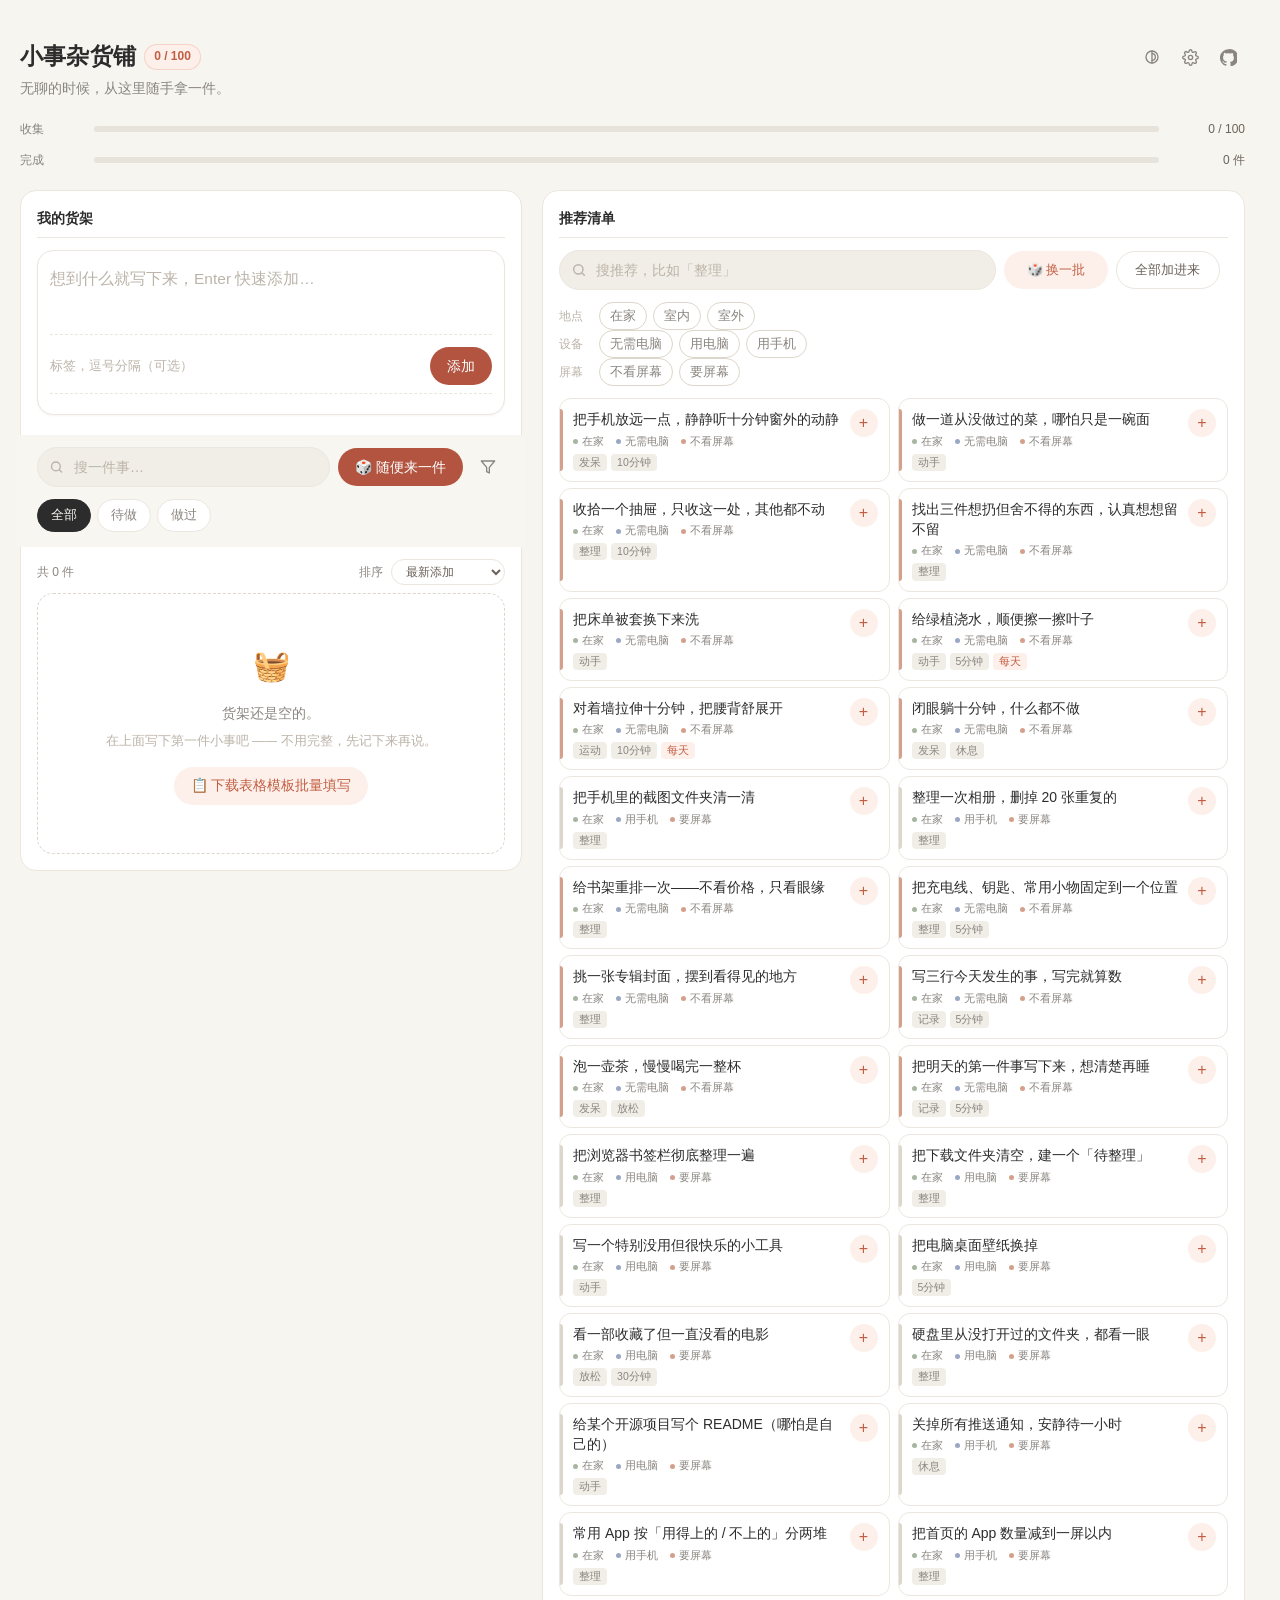
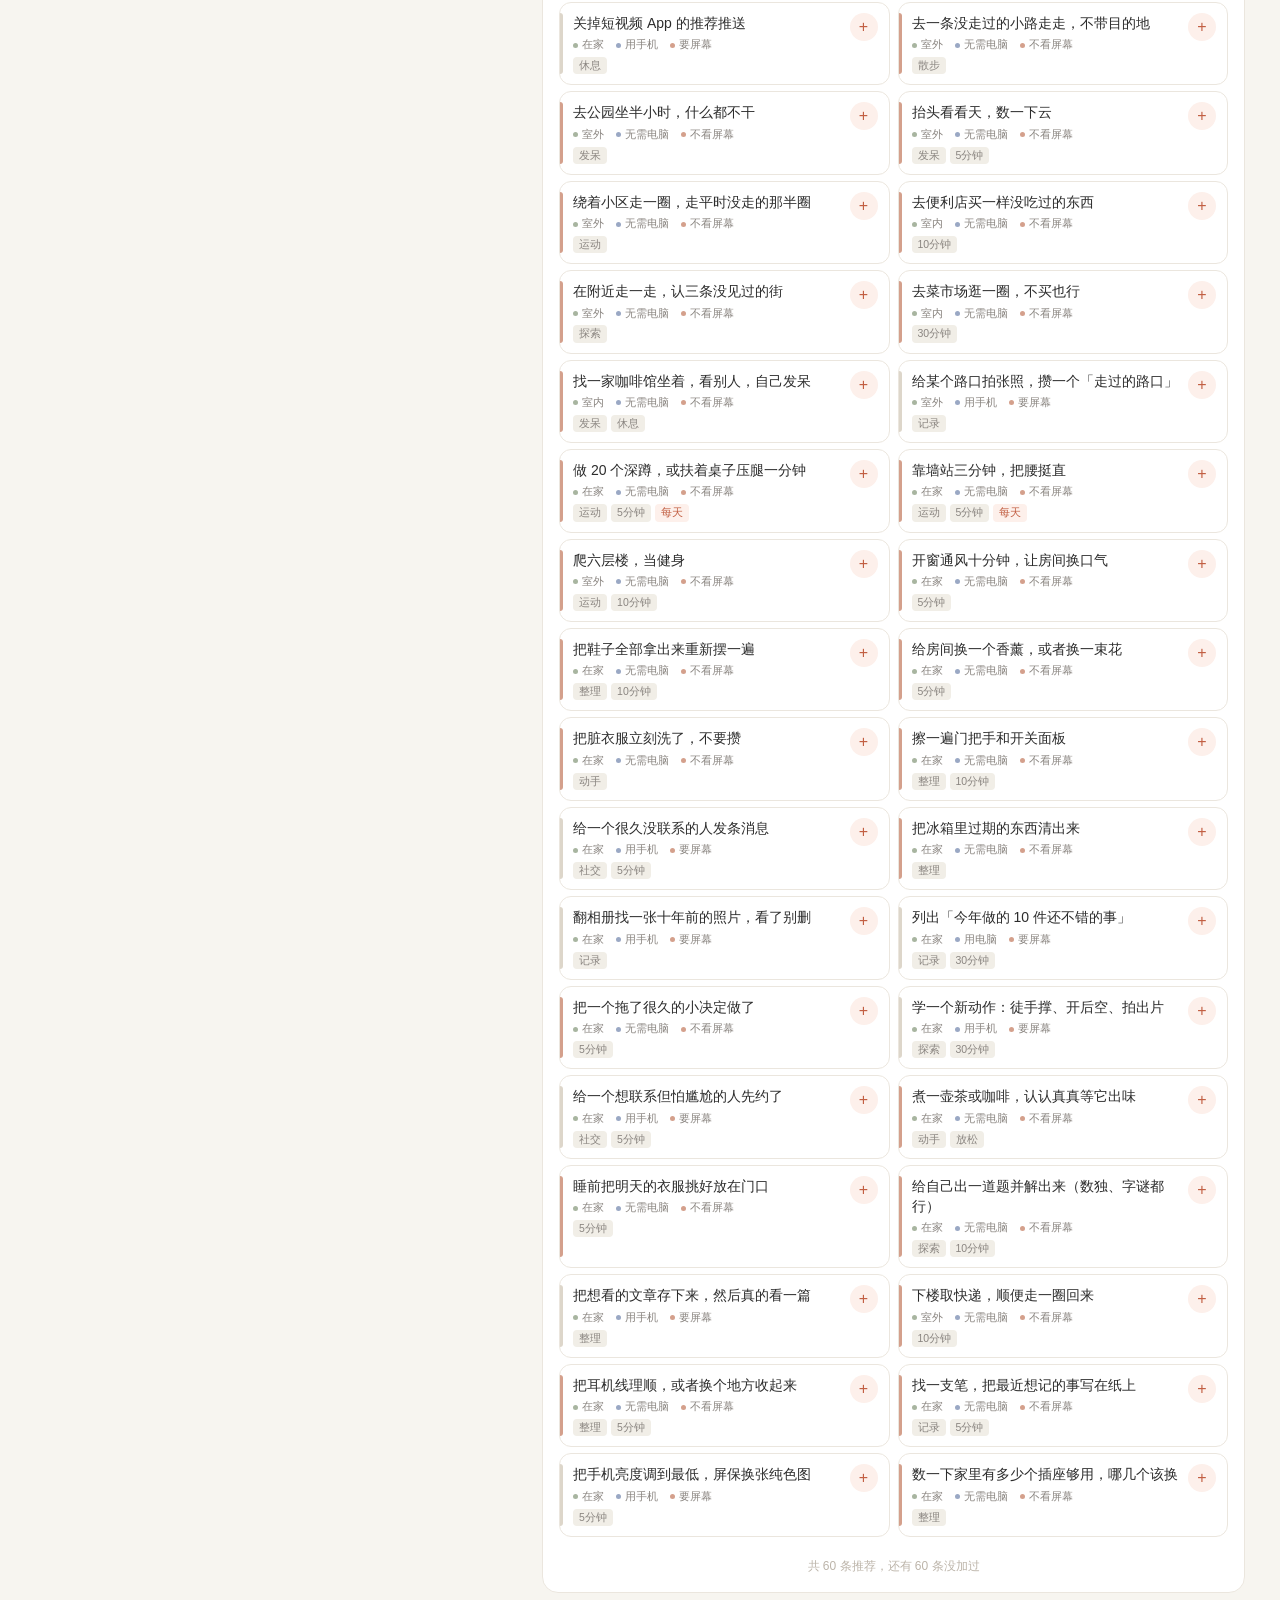
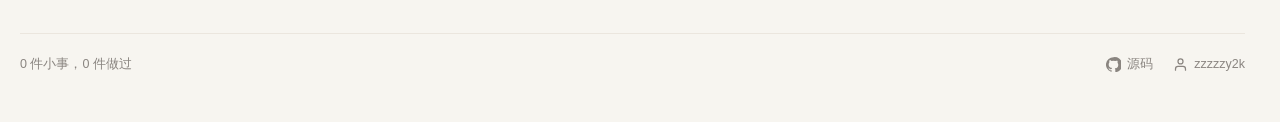
<file: index.html>
<!DOCTYPE html>
<html lang="zh-CN">
<head>
<meta charset="UTF-8">
<meta name="viewport" content="width=device-width, initial-scale=1.0, viewport-fit=cover">
<meta name="color-scheme" content="light dark">
<meta name="theme-color" content="#f7f5f0" media="(prefers-color-scheme: light)">
<meta name="theme-color" content="#171512" media="(prefers-color-scheme: dark)">
<title>小事杂货铺 · 无聊时做的小事</title>

<link rel="manifest" href="manifest.webmanifest">
<link rel="icon" href="favicon-32.png" sizes="32x32" type="image/png">
<link rel="apple-touch-icon" href="apple-touch-icon.png">
<meta name="apple-mobile-web-app-capable" content="yes">
<meta name="apple-mobile-web-app-title" content="小事铺">
<meta name="mobile-web-app-capable" content="yes">

<!-- 主题预置：必须在样式渲染前执行，否则暗色用户会看到一闪而过的白屏 -->
<script>
(function(){try{
  var t = localStorage.getItem('boring100.theme');
  var dark = t === 'dark' || (t !== 'light' && matchMedia('(prefers-color-scheme: dark)').matches);
  if (dark) document.documentElement.classList.add('dark');
}catch(e){}})();
</script>

<style>
/* ============================================================================
   1. Design Tokens
   ============================================================================ */
:root {
  /* 颜色 —— 亮色（暖米色） */
  --bg:          #f7f5f0;
  --bg-sunk:     #f1eee7;
  --card:        #ffffff;
  --card-2:      #faf8f4;
  --text:        #2c2c2c;
  --text-2:      #6b6259;
  --muted:       #8a8580;
  --faint:       #bcb4a9;
  --accent:      #e07a5f;
  --accent-soft: #fdf0eb;
  --accent-deep: #c25f43;
  --ok:          #6f9b72;
  --danger:      #c2483f;   /* 压深过：原#d0554f 配白字只有 4.12:1，差一点到 AA */
  --danger-soft: #fdf0ef;
  --border:      #ebe6de;
  --border-2:    #ddd6ca;
  --track:       #e8e3da;
  --toast-bg:    #33302c;
  --toast-fg:    #ffffff;
  --toast-link:  #ffb59c;
  --veil:        rgba(44,38,32,.4);
  /* 反白元素专用（选中态 chip）—— 必须是成对的一组，
     暗色下如果直接拿 --text 当背景会变成刺眼的白块 */
  --on-bg:   #2c2c2c;
  --on-fg:   #f7f5f0;
  /* 实心按钮专用：accent 本身太浅（配白字只有 2.95:1，不达 WCAG AA），
     这组是压深后的版本，专供「橙底 + 字」这种反白组合使用 */
  --solid:      #b25440;   /* 亮色下配白字 4.96:1 */
  --solid-hov:  #a04d3a;
  --solid-fg:   #ffffff;

  /* 间距刻度 4 的倍数 */
  --s1: 4px;  --s2: 8px;  --s3: 12px;
  --s4: 16px; --s5: 20px; --s6: 24px;
  --s8: 32px; --s10: 40px; --s12: 48px;

  /* 圆角 */
  --r-sm: 8px; --r-md: 12px; --r-lg: 16px; --r-xl: 22px; --r-full: 999px;

  /* 阴影 */
  --sh-1: 0 1px 2px rgba(60,50,40,.05);
  --sh-2: 0 2px 8px rgba(60,50,40,.06), 0 1px 2px rgba(60,50,40,.04);
  --sh-3: 0 12px 32px rgba(60,50,40,.16), 0 2px 8px rgba(60,50,40,.06);

  /* 动效 */
  --ease: cubic-bezier(.4,0,.2,1);
  --ease-out: cubic-bezier(.16,1,.3,1);
  --t-fast: 120ms;
  --t-mid: 220ms;

  /* 层级 */
  --z-sticky: 20;
  --z-toast: 40;
  --z-modal: 50;

  color-scheme: light;
}

/* 暗色：保持暖调（与亮色同一气质，不是冷灰） */
html.dark {
  --bg:          #171512;
  --bg-sunk:     #1f1c18;
  --card:        #201d19;
  --card-2:      #26221d;
  --text:        #ece7df;
  --text-2:      #b3aa9e;
  --muted:       #8d8479;
  --faint:       #6b635b;
  --accent:      #e08a6d;
  --accent-soft: #3a2620;
  --accent-deep: #f0a184;
  --ok:          #7fb083;
  --danger:      #e07772;
  --danger-soft: #35211f;
  --border:      #2e2a25;
  --border-2:    #3f3a33;
  --track:       #2a2621;
  --toast-bg:    #ede7de;
  --toast-fg:    #24211d;
  --toast-link:  #b8503a;
  --veil:        rgba(10,8,6,.62);
  --on-bg:   #34302a;   /* 选中态：亮色下是墨色；暗色下仍保持深色，
                       只是提亮一档 —— 若直接用近白会变成刺眼的发光块 */
  --on-fg:   #f7f5f0;
  /* 暗色下反白要反过来：浅橙底 + 深色字（7.37:1），
     沿用「白字配亮橙」只有 2.62:1，在深色背景上会发光刺眼 */
  --solid:      #e08a6d;
  --solid-hov:  #ef9b7e;
  --solid-fg:   #241f1a;
  --sh-1: 0 1px 2px rgba(0,0,0,.3);
  --sh-2: 0 2px 10px rgba(0,0,0,.35);
  --sh-3: 0 14px 36px rgba(0,0,0,.55);
  color-scheme: dark;
}

/* ============================================================================
   2. Reset & Base
   ============================================================================ */
*, *::before, *::after { box-sizing: border-box; }
html { scroll-behavior: smooth; -webkit-text-size-adjust: 100%; scrollbar-gutter: stable; }
body {
  margin: 0;
  min-height: 100dvh;
  font-family: -apple-system, BlinkMacSystemFont, "PingFang SC", "Hiragino Sans GB",
               "Microsoft YaHei", "Segoe UI", Roboto, sans-serif;
  font-size: 15px;
  line-height: 1.6;
  color: var(--text);
  background: var(--bg);
  -webkit-font-smoothing: antialiased;
  overscroll-behavior-y: contain;
  transition: background-color var(--t-mid) var(--ease), color var(--t-mid) var(--ease);
}
button, input, textarea, select { font: inherit; color: inherit; }
button { cursor: pointer; border: none; background: none; }
a { color: var(--accent-deep); text-decoration: none; }
a:hover { text-decoration: underline; text-underline-offset: 2px; }
ul, ol { list-style: none; margin: 0; padding: 0; }
h1, h2, h3, p { margin: 0; }
:focus-visible { outline: 2px solid var(--accent); outline-offset: 2px; border-radius: var(--r-sm); }
::selection { background: var(--accent-soft); color: var(--accent-deep); }

.app {
  max-width: 680px; margin: 0 auto;
  padding: 0 var(--s5) calc(var(--s12) + env(safe-area-inset-bottom));
  transition: max-width var(--t-mid) var(--ease);
}
/* 分栏时两栏并排要放宽（见「10. Responsive」区），不能写在这里——
   这个位置的媒体查询会被后面 .app 的基础样式覆盖。 */
.hidden-file { display: none; }

/* ============================================================================
   3. Header
   ============================================================================ */
header { padding: var(--s10) 0 var(--s5); }
.topbar { display: flex; align-items: center; gap: var(--s3); }
.brand { display: flex; align-items: center; gap: var(--s2); flex-wrap: wrap; min-width: 0; }
h1 { font-size: 23px; font-weight: 650; letter-spacing: .01em; line-height: 1.3; }

.badge {
  font-size: 12px; font-weight: 600; color: var(--accent-deep);
  background: var(--accent-soft);
  border: 1px solid color-mix(in srgb, var(--accent) 25%, transparent);
  padding: 2px 9px; border-radius: var(--r-full);
  transition: all var(--t-fast) var(--ease);
}
.badge:hover { border-color: var(--accent); transform: translateY(-1px); }

.topbar-actions { margin-left: auto; display: flex; align-items: center; gap: 4px; flex-shrink: 0; }
.icon-btn {
  width: 34px; height: 34px; border-radius: var(--r-sm);
  display: inline-flex; align-items: center; justify-content: center;
  color: var(--muted);
  transition: all var(--t-fast) var(--ease);
}
.icon-btn:hover { background: var(--bg-sunk); color: var(--text); text-decoration: none; }
.icon-btn svg { display: block; }
/* 有筛选条件时高亮，让「正在筛选」这件事一直可见 */
.icon-btn.on {
  background: var(--accent-soft); color: var(--accent-deep);
  box-shadow: inset 0 0 0 1px color-mix(in srgb, var(--accent) 35%, transparent);
}

.sub { color: var(--muted); font-size: 13.5px; margin-top: var(--s1); }

.stats { margin-top: var(--s5); display: flex; flex-direction: column; gap: var(--s3); }
.stat-row { display: flex; align-items: center; gap: var(--s3); }
.stat-label { font-size: 12px; color: var(--muted); width: 62px; flex-shrink: 0; letter-spacing: .02em; }
.track { flex: 1; height: 6px; background: var(--track); border-radius: var(--r-full); overflow: hidden; }
.fill { height: 100%; width: 0; border-radius: var(--r-full); transition: width 600ms var(--ease-out); }
.fill.collect { background: linear-gradient(90deg, var(--accent), color-mix(in srgb, var(--accent) 55%, #eda07f)); }
.fill.finish  { background: var(--ok); }
.stat-num { font-size: 12px; color: var(--text-2); width: 74px; flex-shrink: 0; text-align: right; font-variant-numeric: tabular-nums; }

/* ============================================================================
   3b. 视图切换
   ============================================================================ */
.view-tabs {
  display: flex; gap: 4px; padding: 3px;
  background: var(--bg-sunk); border-radius: var(--r-md);
  margin-bottom: var(--s5);
}
.view-tab {
  flex: 1; min-height: 36px; border-radius: var(--r-sm);
  font-size: 14px; color: var(--muted);
  transition: all var(--t-fast) var(--ease);
}
.view-tab:hover { color: var(--text); }
.view-tab.active {
  background: var(--card); color: var(--text);
  font-weight: 500; box-shadow: var(--sh-1);
}

/* ============================================================================
   3b. 分栏：宽屏时「我的货架」和「推荐清单」并排
   ============================================================================
   同一套 DOM，两种呈现：
     ≥861px —— 两栏并排， tab 隐藏，大卡也隐藏（窄栏里太占地方）
     ≤860px —— 单列， tab 切换，大卡出现
   不用两套 DOM 是为了避免两边数据不同步。

   注意：宽屏的具体规则放在文件末尾的「10. Responsive」区，
   不能写在这里——CSS 按出现顺序生效，媒体查询写在基础样式之前会被覆盖。
   ============================================================================ */
.split { display: block; }
.pane { min-width: 0; }
/* 窄屏下未选中的那栏藏起来。用 .hide 而不是 [hidden] 属性：
   [hidden] 依赖 UA 样式表的 display:none，会被下面 grid 的 display 覆盖掉。 */
.pane.hide { display: none; }

/* ============================================================================
   4. Composer
   ============================================================================ */
.composer {
  background: var(--card); border: 1px solid var(--border);
  border-radius: var(--r-lg); padding: var(--s4); box-shadow: var(--sh-1);
}
.composer textarea {
  width: 100%; border: none; background: transparent; resize: none;
  font-size: 15.5px; line-height: 1.55; padding: var(--s1) 0;
  min-height: 52px; max-height: 160px; outline: none;
}
.composer textarea::placeholder { color: var(--faint); }
.composer-foot {
  display: flex; align-items: center; gap: var(--s2);
  border-top: 1px dashed var(--border); padding-top: var(--s3);
  margin-top: var(--s2); flex-wrap: wrap;
}
.composer input[type=text] {
  flex: 1; min-width: 140px; border: none; background: transparent;
  font-size: 13px; color: var(--text-2); outline: none; padding: 6px 0;
}
.composer input[type=text]::placeholder { color: var(--faint); }
.hint { font-size: 11.5px; color: var(--faint); margin-top: var(--s3); }
.hint kbd {
  font: inherit; font-size: 10.5px; background: var(--bg-sunk);
  border: 1px solid var(--border-2); border-bottom-width: 2px;
  border-radius: 5px; padding: 1px 5px; color: var(--text-2);
}

.quick-tags {
  display: flex; gap: 6px; flex-wrap: wrap;
  margin-top: var(--s3); padding-top: var(--s3); border-top: 1px dashed var(--border);
}
.quick-tags .qt-label { font-size: 11.5px; color: var(--faint); align-self: center; }
.qt {
  font-size: 12px; color: var(--text-2); background: var(--bg-sunk);
  border: 1px solid transparent; border-radius: var(--r-full);
  padding: 3px 10px; transition: all var(--t-fast) var(--ease);
}
.qt:hover { background: var(--accent-soft); color: var(--accent-deep); border-color: color-mix(in srgb, var(--accent) 30%, transparent); }

/* ============================================================================
   5. Toolbar & Filters
   ============================================================================ */
.toolbar {
  position: sticky; top: 0; z-index: var(--z-sticky);
  background: var(--bg);
  background: color-mix(in srgb, var(--bg) 90%, transparent);
  backdrop-filter: blur(12px);
  margin: var(--s5) calc(var(--s5) * -1) 0;
  padding: var(--s3) var(--s5);
  border-bottom: 1px solid transparent;
  transition: border-color var(--t-mid) var(--ease);
}
.toolbar.stuck { border-bottom-color: var(--border); }
.toolbar-row { display: flex; gap: var(--s2); align-items: center; }

.search-wrap { position: relative; flex: 1; min-width: 0; display: flex; align-items: center; }
.search-wrap svg { position: absolute; left: 12px; top: 50%; transform: translateY(-50%); color: var(--faint); pointer-events: none; transition: color var(--t-fast) var(--ease); }
/* 两个搜索框（货架 / 推荐清单）共用一套样式。
   之前只有 #search 有规则，#sugSearch 完全没有——渲染成浏览器默认的白底方角框。 */
.search-input {
  width: 100%; height: 40px; padding: 0 38px 0 36px;
  border-radius: var(--r-full); border: 1px solid var(--border);
  background: var(--bg-sunk); color: var(--text);
  font-size: 14px; outline: none;
  transition: border-color var(--t-fast) var(--ease), box-shadow var(--t-fast) var(--ease), background var(--t-fast) var(--ease);
  -webkit-appearance: none; appearance: none;
}
.search-input:hover { border-color: var(--border-2); }
.search-input:focus {
  border-color: var(--accent); background: var(--card);
  box-shadow: 0 0 0 3px var(--accent-soft);
}
.search-wrap:focus-within svg { color: var(--accent); }
.search-input::placeholder { color: var(--faint); }
/* 清除按钮：只有有内容时才出现，替代浏览器自带的 ✕（那个在部分浏览器里不显示）。
   用 visibility 而不是纯 opacity——这样它对读屏软件和自动化也是真正「消失」。 */
.search-clear {
  position: absolute; right: 6px;
  width: 28px; height: 28px; border-radius: 50%;
  display: flex; align-items: center; justify-content: center;
  color: var(--faint); background: transparent; border: none;
  cursor: pointer;
  opacity: 0; visibility: hidden; pointer-events: none;
  transition: opacity var(--t-fast) var(--ease), visibility var(--t-fast), color var(--t-fast) var(--ease), background var(--t-fast) var(--ease);
}
.search-wrap.has-value .search-clear { opacity: 1; visibility: visible; pointer-events: auto; }
.search-clear:hover { background: var(--border); color: var(--text); }
/* 命中数量：跟着搜索框走，比放在列表底部更即时。
   宽屏下工具条会负margin 上提到同一行，所以给它垫个底色和左边距，避免跟按钮糊在一起 */
.search-hits {
  flex-shrink: 0; padding: 0 11px; height: 40px;
  display: flex; align-items: center;
  font-size: 12px; color: var(--text-2);
  background: var(--bg-sunk); border: 1px solid var(--border);
  border-radius: var(--r-full);
  font-variant-numeric: tabular-nums; white-space: nowrap;
}
.search-hits:empty { display: none; }

.btn {
  min-height: 38px; padding: 0 var(--s4); border-radius: var(--r-full);
  font-size: 14px; background: var(--bg-sunk); color: var(--text-2);
  border: 1px solid transparent;
  display: inline-flex; align-items: center; justify-content: center;
  transition: all var(--t-fast) var(--ease); white-space: nowrap;
}
.btn:hover { background: color-mix(in srgb, var(--bg-sunk) 70%, var(--border)); }
.btn.primary { background: var(--solid); color: var(--solid-fg); }
.btn.primary:hover { background: var(--solid-hov); }
.btn.ghost { background: transparent; border-color: var(--border); }
.btn.ghost:hover { background: var(--card); border-color: var(--accent); color: var(--accent-deep); }
.btn.accent { background: var(--accent-soft); color: var(--accent-deep); }
.btn.accent:hover { background: color-mix(in srgb, var(--accent) 22%, transparent); }
.btn.danger { background: var(--danger); color: var(--solid-fg); }
.btn.danger:hover { filter: brightness(1.08); }
.btn.wide { width: 100%; }

.filters { display: flex; gap: 6px; margin-top: var(--s3); overflow-x: auto; scrollbar-width: none; padding-bottom: 2px; }
.filters::-webkit-scrollbar { display: none; }
.chip {
  flex-shrink: 0; padding: 5px 13px; border-radius: var(--r-full);
  font-size: 13px; background: var(--card);
  border: 1px solid var(--border); color: var(--muted);
  transition: all var(--t-fast) var(--ease);
}
.chip:hover { border-color: var(--accent); color: var(--accent-deep); }
.chip.active { background: var(--on-bg); border-color: var(--on-bg); color: var(--on-fg); font-weight: 500; }
.chip .cnt { opacity: .55; margin-left: 4px; font-size: 11.5px; font-variant-numeric: tabular-nums; }

/* 属性筛选：按维度分组的横排，组间有分隔，避免和标签混在一起 */
.attr-bar {
  display: flex; flex-direction: column; gap: 7px;
  margin-top: var(--s3); padding-top: var(--s3);
  border-top: 1px dashed var(--border);
}
.attr-group { display: flex; align-items: center; gap: 6px; flex-wrap: wrap; }
.attr-group > .glabel {
  font-size: 11.5px; color: var(--faint); flex-shrink: 0;
  width: 34px; letter-spacing: .02em;
}
.attr-toggle {
  padding: 3px 10px; border-radius: var(--r-full);
  font-size: 12.5px; color: var(--muted);
  border: 1px solid var(--border-2); background: transparent;
  transition: all var(--t-fast) var(--ease);
}
.attr-toggle:hover { border-color: var(--accent); color: var(--accent-deep); }
.attr-toggle.on {
  background: var(--on-bg); border-color: var(--on-bg); color: var(--on-fg); font-weight: 500;
}
.attr-clear {
  font-size: 11.5px; color: var(--faint); padding: 2px 4px; align-self: flex-start;
}
.attr-clear:hover { color: var(--danger); }

/* ============================================================================
   6b. 推荐清单
   ============================================================================ */
.sug-intro {
  padding: var(--s3) var(--s4); margin-bottom: var(--s3);
  background: var(--card); border: 1px solid var(--border);
  border-left: 3px solid var(--accent);
  border-radius: var(--r-md);
  font-size: 13px; color: var(--text-2); line-height: 1.55;
}
.sug-intro .small { color: var(--muted); font-size: 12px; }
.sug-bulk { display: flex; gap: var(--s2); margin-top: var(--s3); flex-wrap: wrap; }
.sug-bulk .btn { flex: 1; min-width: 118px; }

/* 分栏时的一行小工具条（默认隐藏，宽屏才显示）。
   现在是 .sug-search 的子元素，宽屏时占 grid 第三列 */
.sug-toolbar { display: none; gap: var(--s2); }
.sug-toolbar .btn { flex: 1; min-width: 0; font-size: 13px; }

/* 搜索行：输入框 + 命中数并排 */
.sug-search { display: flex; align-items: center; gap: var(--s2); margin-bottom: var(--s3); }
.sug-filters { margin-bottom: var(--s3); }

/* ---------- 大卡轮换（仅窄屏） ---------- */
.sug-hero {
  display: block;                /* 窄屏显示，宽屏在媒体查询里关掉 */
  background: var(--card); border: 1px solid var(--border);
  border-radius: var(--r-lg); padding: var(--s5) var(--s4);
  margin-bottom: var(--s3); box-shadow: var(--sh-2);
  position: relative; overflow: hidden;
}
/* 左侧一道橙色竖条：跟紧凑卡的色条呼应，让大卡和列表视觉同源。
   z-index 要高于 ::after 那个装饰圆，否则橙条中段会被盖掉发白。 */
.sug-hero::before {
  content: ''; position: absolute; left: 0; top: 0; bottom: 0;
  width: 4px; background: var(--accent); z-index: 2;
}
.sug-hero::after {                /* 右下角一块淡色圆，纯装饰。压得很淡，别抢内容的戏 */
  content: ''; position: absolute; right: -34px; bottom: -34px;
  width: 104px; height: 104px; border-radius: 50%;
  background: var(--accent-soft); opacity: .4; pointer-events: none;
}
.sug-hero > * { position: relative; z-index: 1; }
/* 序号做成小徽章，比一行灰字更利落 */
.hero-idx {
  display: inline-block;
  font-size: 11px; color: var(--accent-deep); background: var(--accent-soft);
  padding: 2px 9px; border-radius: var(--r-full);
  letter-spacing: .02em; margin-bottom: var(--s3);
  font-variant-numeric: tabular-nums;
}
.hero-text {
  font-size: 19px; line-height: 1.45; font-weight: 600;
  letter-spacing: -.01em; margin-bottom: var(--s3);
  text-wrap: pretty;
}
.hero-meta { display: flex; align-items: center; gap: var(--s3); flex-wrap: wrap; }
/* 主按钮占满宽度，「换一条」收成次要——大卡只有一个主动作 */
.hero-acts { display: flex; gap: var(--s2); margin-top: var(--s4); }
.hero-acts .btn { min-height: 42px; }
.hero-acts #sugHeroAdd { flex: 1 1 auto; }
.hero-acts #sugHeroSkip {
  flex: 0 0 auto; padding: 0 var(--s4);
  background: transparent; border-color: var(--border); color: var(--text-2);
}
.hero-acts #sugHeroSkip svg { display: block; margin-right: 5px; }

/* ---------- 紧凑卡 ---------- */
.sug-list { display: flex; flex-direction: column; gap: 6px; }
.sug-item {
  display: flex; align-items: flex-start; gap: var(--s2);
  padding: 10px 11px 10px 13px; position: relative;
  background: var(--card); border: 1px solid var(--border);
  border-radius: var(--r-md);
  transition: border-color var(--t-fast) var(--ease), box-shadow var(--t-fast) var(--ease);
}
.sug-item:hover { border-color: var(--border-2); box-shadow: var(--sh-1); }
/* 左侧色条：标出这条是不是「不看屏幕」 */
.sug-item::before {
  content: ''; position: absolute; left: 0; top: 10px; bottom: 10px;
  width: 3px; border-radius: 0 3px 3px 0; background: var(--border-2);
}
.sug-item.nos::before { background: #d4a08c; }
.sug-item.added { opacity: .5; }
.sug-item.added::before { background: var(--ok); }

.sug-text { flex: 1; min-width: 0; font-size: 14px; line-height: 1.45; }

/* 属性：小圆点 + 文字。比一排灰方块轻得多 */
.sug-attrs {
  display: flex; align-items: center; gap: var(--s3);
  flex-wrap: wrap; margin-top: 4px;
  font-size: 11px; color: var(--muted);
}
.sug-attrs .sa { display: inline-flex; align-items: center; gap: 4px; }
.sug-attrs .dot { width: 5px; height: 5px; border-radius: 50%; flex-shrink: 0; }
.sug-attrs .dot.place { background: #a8b5a0; }
.sug-attrs .dot.device { background: #9aa8c4; }
.sug-attrs .dot.screen { background: #d4a08c; }

.sug-tags { display: flex; gap: 4px; flex-wrap: wrap; margin-top: 4px; }
.sug-tags .st {
  font-size: 10.5px; color: var(--muted); background: var(--bg-sunk);
  padding: 1px 6px; border-radius: 4px;
}
.sug-tags .st.daily {
  color: var(--accent-deep); background: var(--accent-soft); font-weight: 500;
}

.sug-add {
  flex-shrink: 0;
  width: 28px; height: 28px; border-radius: 50%;
  display: flex; align-items: center; justify-content: center;
  background: var(--accent-soft); color: var(--accent-deep);
  font-size: 16px; line-height: 1;
  transition: all var(--t-fast) var(--ease);
}
.sug-add:hover { background: var(--accent); color: #fff; transform: scale(1.12); }
.sug-add:active { transform: scale(.94); }
.sug-add:disabled {
  background: var(--ok); color: #fff;
  cursor: default; transform: none; font-size: 13px;
}

.sug-foot { margin-top: var(--s5); font-size: 12px; color: var(--faint); text-align: center; }

.sort-row {
  display: flex; align-items: center; gap: var(--s2);
  margin: var(--s3) 0 var(--s2); font-size: 12px; color: var(--muted);
}
#sort {
  border: 1px solid var(--border); background: var(--card);
  border-radius: var(--r-full); padding: 4px 10px; font-size: 12px;
  color: var(--text-2); outline: none; cursor: pointer;
}

/* ============================================================================
   6. List & Card
   ============================================================================ */
#list { display: flex; flex-direction: column; gap: var(--s2); }
.card {
  display: flex; gap: var(--s3); align-items: flex-start;
  padding: var(--s4);
  background: var(--card); border: 1px solid var(--border);
  border-radius: var(--r-md); box-shadow: var(--sh-1);
  transition: box-shadow var(--t-mid) var(--ease), border-color var(--t-mid) var(--ease), opacity var(--t-mid) var(--ease);
  animation: cardIn var(--t-mid) var(--ease-out) both;
}
@keyframes cardIn { from { opacity: 0; transform: translateY(5px); } to { opacity: 1; transform: none; } }
.card:hover { box-shadow: var(--sh-2); border-color: var(--border-2); }
.card.done { opacity: .72; }
.card.done:hover { opacity: 1; }

/* 勾选圈：视觉 22px，::before 把热区撑到 44px */
.check {
  position: relative; flex-shrink: 0;
  width: 22px; height: 22px; margin: 1px 0 0 -1px;
  border-radius: 50%; border: 1.5px solid var(--border-2);
  display: flex; align-items: center; justify-content: center;
  color: transparent; transition: all var(--t-fast) var(--ease);
}
.check::before { content: ''; position: absolute; inset: -11px; border-radius: 50%; }
.check:hover { border-color: var(--accent); background: var(--accent-soft); }
.check:active { transform: scale(.9); }
.card.done .check { background: var(--solid); border-color: var(--solid); color: var(--solid-fg); }

.card .body { flex: 1; min-width: 0; }
.card .text { font-size: 15px; word-break: break-word; line-height: 1.55; }
.card.done .text { color: var(--faint); text-decoration: line-through; text-decoration-thickness: 1px; }

.meta { display: flex; align-items: center; gap: 6px; flex-wrap: wrap; margin-top: 7px; }
.tag { font-size: 11.5px; color: var(--text-2); background: var(--bg-sunk); padding: 2px 8px; border-radius: 6px; }
.tag.stat { color: var(--accent-deep); background: var(--accent-soft); }

/* 属性用描边区分于实底的标签，一眼能看出这属于筛选维度 */
.tag.attr {
  background: transparent; color: var(--text-2);
  border: 1px solid var(--border-2); padding: 1px 7px;
}
html.dark .tag.attr { border-color: #4a443b; }

/* 每日重复项 */
.card.daily .check { border-style: dashed; }
.card.daily.done .check { border-style: solid; }
.tag.rep {
  display: inline-flex; align-items: center; gap: 4px;
  color: var(--accent-deep); background: var(--accent-soft); font-weight: 500;
}
.tag.rep svg { width: 11px; height: 11px; }
.tag.streak {
  color: var(--ok); background: color-mix(in srgb, var(--ok) 14%, transparent);
  font-weight: 500;
}

/* 编辑器里的重复与属性控件 */
.edit-line { display: flex; align-items: flex-start; gap: var(--s2); }
.edit-label {
  font-size: 12px; color: var(--muted); flex-shrink: 0;
  width: 30px; padding-top: 6px;
}
.edit-hint { font-size: 11.5px; color: var(--faint); padding-top: 6px; }
.mini-btn.toggle.on {
  background: var(--accent-soft); border-color: var(--accent); color: var(--accent-deep);
  font-weight: 500;
}
.attr-picker { display: flex; flex-direction: column; gap: 6px; flex: 1; }
.attr-grp { display: flex; gap: 4px; flex-wrap: wrap; }
.attr-opt {
  min-height: 28px; padding: 0 10px; border-radius: var(--r-full);
  border: 1px solid var(--border); background: var(--card);
  font-size: 12px; color: var(--muted);
  transition: all var(--t-fast) var(--ease);
}
.attr-opt:hover { border-color: var(--border-2); color: var(--text); }
.attr-opt.on {
  background: var(--on-bg); border-color: var(--on-bg); color: var(--on-fg); font-weight: 500;
}

.edit-row { display: flex; flex-direction: column; gap: var(--s2); }
.edit-row textarea, .edit-row input {
  width: 100%; padding: 9px 11px; border-radius: var(--r-sm);
  border: 1px solid var(--accent); background: var(--card-2);
  font-size: 15px; outline: none; resize: none;
}
.edit-actions { display: flex; gap: var(--s2); }
.mini-btn {
  min-height: 30px; padding: 0 12px; border-radius: var(--r-full); font-size: 12.5px;
  border: 1px solid var(--border); background: var(--card); color: var(--text-2);
  transition: all var(--t-fast) var(--ease);
}
.mini-btn:hover { background: var(--bg-sunk); }
.mini-btn.primary { background: var(--solid); border-color: var(--solid); color: var(--solid-fg); }
.mini-btn.primary:hover { background: var(--solid-hov); }

.note { margin-top: var(--s3); font-size: 13px; line-height: 1.55; cursor: pointer; border-radius: var(--r-sm); word-break: break-word; }
.note.ph { color: var(--faint); padding: 2px 0; }
.note.ph:hover { color: var(--accent); }
.note.has { color: var(--text-2); background: var(--card-2); padding: 9px 12px; border-left: 2px solid var(--accent); white-space: pre-wrap; }

.acts { display: flex; flex-direction: column; gap: 2px; flex-shrink: 0; }
.act {
  position: relative; width: 30px; height: 30px; border-radius: var(--r-sm);
  display: flex; align-items: center; justify-content: center;
  color: var(--faint); opacity: 0; transition: all var(--t-fast) var(--ease);
}
.act:hover { background: var(--bg-sunk); color: var(--text-2); }
.act.del:hover { background: var(--danger-soft); color: var(--danger); }
.card:hover .act, .card:focus-within .act { opacity: 1; }
@media (hover: none) { .act { opacity: .45; } }

.empty {
  text-align: center; padding: var(--s12) var(--s5); color: var(--muted);
  border: 1px dashed var(--border-2); border-radius: var(--r-lg);
  background: color-mix(in srgb, var(--card) 45%, transparent);
}
.empty .emoji { font-size: 30px; display: block; margin-bottom: var(--s3); }
.empty p { font-size: 14px; }
.empty .small { font-size: 12.5px; color: var(--faint); margin-top: 6px; }
.empty button { margin-top: var(--s4); }

/* ============================================================================
   7. Modal
   ============================================================================ */
.overlay {
  position: fixed; inset: 0; z-index: var(--z-modal);
  background: var(--veil); backdrop-filter: blur(3px);
  display: none; align-items: center; justify-content: center; padding: var(--s5);
}
.overlay.show { display: flex; animation: fadeIn var(--t-mid) var(--ease) both; }
@keyframes fadeIn { from { opacity: 0 } to { opacity: 1 } }
.modal {
  width: 100%; max-width: 400px; background: var(--card);
  border-radius: var(--r-xl); padding: var(--s6);
  box-shadow: var(--sh-3); animation: pop 280ms var(--ease-out) both;
  max-height: 85dvh; overflow-y: auto;
}
.modal.wide { max-width: 460px; }
@keyframes pop { from { opacity: 0; transform: scale(.94) translateY(8px); } to { opacity: 1; transform: none; } }
.modal .eyebrow { font-size: 11.5px; letter-spacing: .1em; color: var(--accent); text-transform: uppercase; margin-bottom: var(--s3); font-weight: 600; }
.modal h2 { font-size: 19px; line-height: 1.45; font-weight: 600; margin-bottom: var(--s4); word-break: break-word; }
.modal-actions { display: flex; gap: var(--s2); margin-top: var(--s5); flex-wrap: wrap; }
.modal-actions .btn { flex: 1; min-width: 88px; }

.modal textarea {
  width: 100%; padding: var(--s3); border-radius: var(--r-md);
  border: 1px solid var(--border); background: var(--bg);
  font-size: 14px; resize: vertical; outline: none; line-height: 1.6;
}
.modal textarea:focus { border-color: var(--accent); background: var(--card); box-shadow: 0 0 0 3px var(--accent-soft); }

/* 设置项 */
.field { margin-bottom: var(--s5); }
.field > label { display: block; font-size: 12.5px; color: var(--muted); margin-bottom: var(--s2); font-weight: 500; }
.field .tip { font-size: 11.5px; color: var(--faint); margin-top: 6px; line-height: 1.6; }
.field .tip code { background: var(--bg-sunk); padding: 1px 5px; border-radius: 4px; font-size: 11px; }
.field input[type=number], .field select {
  width: 100%; padding: 10px var(--s3); border-radius: var(--r-sm);
  border: 1px solid var(--border); background: var(--bg);
  font-size: 15px; outline: none;
}
.field input:focus, .field select:focus { border-color: var(--accent); box-shadow: 0 0 0 3px var(--accent-soft); }

.seg { display: flex; gap: 4px; background: var(--bg-sunk); padding: 3px; border-radius: var(--r-sm); }
.seg button {
  flex: 1; min-height: 32px; border-radius: 6px; font-size: 13px; color: var(--muted);
  transition: all var(--t-fast) var(--ease);
}
.seg button.on { background: var(--on-bg); color: var(--on-fg); font-weight: 500; }

.data-actions { display: grid; grid-template-columns: 1fr 1fr; gap: var(--s2); }

/* 清空确认弹窗 */
.wipe-summary p {
  font-size: 13px; color: var(--muted); line-height: 1.65;
  background: var(--bg-sunk); padding: var(--s3);
  border-radius: var(--r-sm); margin-bottom: var(--s4);
}
#wipeTitle b { color: var(--accent-deep); font-weight: 500; }

.wipe-backup {
  display: flex; align-items: center; gap: var(--s3);
  padding: var(--s3) var(--s4); margin-bottom: var(--s5);
  background: var(--accent-soft);
  border: 1px solid color-mix(in srgb, var(--accent) 25%, transparent);
  border-radius: var(--r-md);
}
.wipe-backup-text { flex: 1; min-width: 0; display: flex; flex-direction: column; gap: 2px; }
.wipe-backup-text b { font-size: 13.5px; font-weight: 500; color: var(--text); }
.wipe-backup-text span { font-size: 12px; color: var(--text-2); }

.wipe-danger { border-top: 1px solid var(--border); padding-top: var(--s4); transition: opacity var(--t-mid) var(--ease); }
/* 还没勾选确认时，危险区压暗，把注意力引向上面的「先导出」 */
.wipe-danger.idle { opacity: .55; }
.wipe-check {
  display: flex; align-items: flex-start; gap: var(--s2);
  font-size: 13px; color: var(--text-2); cursor: pointer;
  line-height: 1.5; margin-bottom: var(--s4);
}
.wipe-check input { margin-top: 3px; width: 16px; height: 16px; accent-color: var(--accent); cursor: pointer; flex-shrink: 0; }

.btn:disabled {
  opacity: .45; cursor: not-allowed; filter: none;
}
.btn:disabled:hover { background: var(--danger); }

/* ============================================================================
   8. Toast
   ============================================================================ */
.toast-wrap {
  position: fixed; left: 50%; bottom: calc(var(--s6) + env(safe-area-inset-bottom));
  transform: translateX(-50%); z-index: var(--z-toast);
  display: flex; flex-direction: column; gap: var(--s2); align-items: center;
  pointer-events: none; width: max-content; max-width: calc(100vw - 32px);
}
.toast {
  display: flex; align-items: center; gap: var(--s3);
  background: var(--toast-bg); color: var(--toast-fg); font-size: 13.5px;
  padding: 11px var(--s4); border-radius: var(--r-full);
  box-shadow: var(--sh-3); pointer-events: auto;
  animation: toastIn 260ms var(--ease-out) both; max-width: 100%;
}
.toast.out { animation: toastOut 200ms var(--ease) both; }
@keyframes toastIn  { from { opacity: 0; transform: translateY(14px); } to { opacity: 1; transform: none; } }
@keyframes toastOut { to { opacity: 0; transform: translateY(10px); } }
.toast .undo { color: var(--toast-link); font-weight: 600; font-size: 13.5px; padding: 2px 4px; flex-shrink: 0; }
.toast .undo:hover { text-decoration: underline; }

/* ============================================================================
   9. Footer
   ============================================================================ */
footer {
  margin-top: var(--s10); padding-top: var(--s5);
  border-top: 1px solid var(--border);
  display: flex; align-items: center; gap: var(--s3) var(--s5); flex-wrap: wrap;
  font-size: 12.5px; color: var(--muted);
}
footer .spacer { flex: 1; }
footer .flink { display: inline-flex; align-items: center; gap: 6px; color: var(--muted); }
footer .flink:hover { color: var(--accent-deep); text-decoration: none; }
footer .flink svg { width: 15px; height: 15px; }

/* ============================================================================
   9b. 备份提醒条
   ============================================================================ */
.backup-bar {
  display: none;
  align-items: center; gap: var(--s3);
  margin-top: var(--s5); padding: var(--s3) var(--s4);
  background: var(--card); border: 1px solid var(--border);
  border-left: 3px solid var(--accent);
  border-radius: var(--r-md);
  font-size: 13px; color: var(--text-2); line-height: 1.5;
}
.backup-bar.show { display: flex; }
.backup-bar .bb-icon {
  flex-shrink: 0; width: 26px; height: 26px; border-radius: 50%;
  background: var(--accent-soft); color: var(--accent-deep);
  display: flex; align-items: center; justify-content: center;
}
.backup-bar .bb-text { flex: 1; min-width: 0; }
.backup-bar .bb-text b { color: var(--text); font-weight: 500; }
.backup-bar .btn { flex-shrink: 0; min-height: 32px; padding: 0 var(--s3); font-size: 13px; }
@media (max-width: 560px) {
  .backup-bar { flex-wrap: wrap; }
  .backup-bar .bb-text { flex: 1 1 100%; order: 1; }
  .backup-bar .bb-icon { order: 0; }
  .backup-bar .btn { order: 2; }
}

/* ============================================================================
   10. Responsive
   ============================================================================ */

/* ---- 宽屏（≥861px）：左右分栏 ----
   必须放在所有基础样式之后。CSS 按出现顺序生效，
   媒体查询写早了会被后面的基础样式覆盖掉。 */
@media (min-width: 861px) {
  /* 容器随窗口放宽，但留边距 */
  .app { max-width: 1440px; }

  .view-tabs { display: none; }           /* 分栏时不需要切页 */
  .sug-hero { display: none !important; } /* 大卡在窄栏里太占地方 */
  .pane.hide { display: block; }          /* 宽屏一律都显示，忽略 .hide */

  .split {
    display: grid;
    /* 货架通常只有几十条，推荐有 60 条，所以推荐栏给宽一点 */
    grid-template-columns: 5fr 7fr;
    align-items: start;
    gap: var(--s5);
  }
  .pane {
    background: var(--card);
    border: 1px solid var(--border);
    border-radius: var(--r-lg);
    padding: var(--s4);
  }
  /* 两栏并排时各自得有个标题才知道这是哪栏。
     用伪元素生成，省得在 HTML 里放两份只在宽屏出现的节点 */
  #viewShelf::before,
  #viewSuggest::before {
    content: '';
    display: block;
    font-size: 14px; font-weight: 600;
    margin-bottom: var(--s3);
    padding-bottom: var(--s2);
    border-bottom: 1px solid var(--border);
  }
  #viewShelf::before { content: '我的货架'; }
  #viewSuggest::before { content: '推荐清单'; }

  /* 右栏已经很明确了，一大段说明文字纯属占地方 */
  .sug-intro { display: none; }
  .sug-toolbar { display: flex; }

  /* 左栏宽度有限，快速添加压紧一点 */
  .composer { padding: var(--s3); }
  .composer textarea { min-height: 40px; }
  .hint { display: none; }                /* 快捷键提示在分栏下是噪音 */
  .quick-tags { margin-top: var(--s2); padding-top: var(--s2); }

  /* 筛选按钮别浪费横向空间：宽屏下强制排成一行 */
  .attr-group { flex-wrap: nowrap; }
  .attr-toggle { white-space: nowrap; }

  /* 宽屏下推荐卡变宽。与其让一行只有 20 个字、右侧空 500px，
     不如把推荐清单排成两列 —— 宽度真正用起来，一屏也能看双倍的条数。
     注意：不用 CSS multi-column，因为那会变成「先读完左列再读右列」，
     跟「从上往下逐条挑」的直觉不符。 */
  .sug-list {
    display: grid;
    grid-template-columns: 1fr 1fr;
    gap: 6px var(--s2);
    align-content: start;
  }
  .sug-item { align-items: flex-start; }
  .sug-text { flex: 1; min-width: 0; }

  /* 宽屏下限制单条内容的行宽。卡片里的文字通常只有 10~20 字，
     拉到 600px 会变成「字稀稀拉拉占一整行」，反而难看。 */
  .card .text, .note { max-width: 40em; }

  /* 宽屏下把「搜索框 + 命中数 + 工具条」排成一行三列。
     原来用负 margin 把工具条上提，位置基准很脆——
     一旦搜索框右边多了个命中数，两者就会重叠（实测确实撞了）。
     改成 grid 各占一列，位置由布局保证，不靠算。 */
  .sug-search {
    display: grid;
    grid-template-columns: 1fr auto auto;
    align-items: center; gap: var(--s2);
  }
  .sug-toolbar {
    display: flex; justify-content: flex-end;
    margin: 0;
  }
  .sug-toolbar .btn { flex: 0 1 auto; min-width: 104px; }
}

/* ---- 超宽屏（≥1440px）：继续放宽，把空间用起来 ---- */
@media (min-width: 1440px) {
  .app { max-width: 1680px; padding-left: var(--s6); padding-right: var(--s6); }
}

/* ---- 2K 及以上（≥1920px）：锁死宽度再居中 ----
   再宽也不增加信息量，只会让字与字之间空得更远 */
@media (min-width: 1920px) {
  .app { max-width: 1720px; }
}

@media (max-width: 560px) {
  body { font-size: 14.5px; }
  .app { padding-left: var(--s4); padding-right: var(--s4); }
  header { padding: var(--s8) 0 var(--s4); }
  h1 { font-size: 20px; }
  .toolbar { margin-left: calc(var(--s4) * -1); margin-right: calc(var(--s4) * -1); padding-left: var(--s4); padding-right: var(--s4); }
  .toolbar-row { flex-wrap: wrap; }
  .search-wrap { flex: 1 1 100%; order: -1; }
  .toolbar-row .btn { flex: 1; }
  .stat-label { width: 52px; }
  .stat-num { width: 66px; }
  .card { padding: var(--s3); gap: var(--s2); }
  .modal { padding: var(--s5); }
  .data-actions { grid-template-columns: 1fr; }
}

/* ============================================================================
   11. A11y
   ============================================================================ */
@media (prefers-reduced-motion: reduce) {
  html { scroll-behavior: auto; }
  *, *::before, *::after {
    animation-duration: .01ms !important;
    animation-iteration-count: 1 !important;
    transition-duration: .01ms !important;
  }
}
</style>
</head>
<body>
<div class="app">

  <!-- ============ Header ============ -->
  <header>
    <div class="topbar">
      <div class="brand">
        <h1>小事杂货铺</h1>
        <button class="badge" id="badge" title="点击修改目标数量" aria-label="已收集数量，点击可修改目标数量">0 / 100</button>
      </div>
      <div class="topbar-actions">
        <button class="icon-btn" id="themeBtn" title="切换主题" aria-label="切换主题"></button>
        <button class="icon-btn" id="settingsBtn" title="设置" aria-label="设置">
          <svg width="17" height="17" viewBox="0 0 24 24" fill="none" stroke="currentColor" stroke-width="1.9" stroke-linecap="round" stroke-linejoin="round" aria-hidden="true">
            <circle cx="12" cy="12" r="3"></circle>
            <path d="M19.4 15a1.65 1.65 0 0 0 .33 1.82l.06.06a2 2 0 1 1-2.83 2.83l-.06-.06a1.65 1.65 0 0 0-1.82-.33 1.65 1.65 0 0 0-1 1.51V21a2 2 0 1 1-4 0v-.09A1.65 1.65 0 0 0 9 19.4a1.65 1.65 0 0 0-1.82.33l-.06.06a2 2 0 1 1-2.83-2.83l.06-.06a1.65 1.65 0 0 0 .33-1.82 1.65 1.65 0 0 0-1.51-1H3a2 2 0 1 1 0-4h.09A1.65 1.65 0 0 0 4.6 9a1.65 1.65 0 0 0-.33-1.82l-.06-.06a2 2 0 1 1 2.83-2.83l.06.06A1.65 1.65 0 0 0 9 4.6a1.65 1.65 0 0 0 1-1.51V3a2 2 0 1 1 4 0v.09a1.65 1.65 0 0 0 1 1.51 1.65 1.65 0 0 0 1.82-.33l.06-.06a2 2 0 1 1 2.83 2.83l-.06.06A1.65 1.65 0 0 0 19.4 9V9a1.65 1.65 0 0 0 1.51 1H21a2 2 0 1 1 0 4h-.09a1.65 1.65 0 0 0-1.51 1z"></path>
          </svg>
        </button>
        <a class="icon-btn" id="ghLink" href="https://github.com/zzzzzy2k" target="_blank" rel="noopener" title="GitHub · zzzzzy2k" aria-label="我的 GitHub 主页">
          <svg width="17" height="17" viewBox="0 0 24 24" fill="currentColor" aria-hidden="true">
            <path d="M12 .3a12 12 0 0 0-3.8 23.4c.6.1.8-.3.8-.6v-2c-3.3.7-4-1.6-4-1.6-.6-1.4-1.4-1.8-1.4-1.8-1-.7.1-.7.1-.7 1.2.1 1.8 1.2 1.8 1.2 1.1 1.8 2.8 1.3 3.5 1 .1-.8.4-1.3.8-1.6-2.7-.3-5.5-1.3-5.5-5.9 0-1.3.5-2.4 1.2-3.2-.1-.3-.5-1.5.1-3.2 0 0 1-.3 3.3 1.2a11.5 11.5 0 0 1 6 0C17.3 5.6 18.3 6 18.3 6c.6 1.7.2 2.9.1 3.2.8.8 1.2 1.9 1.2 3.2 0 4.6-2.8 5.6-5.5 5.9.4.4.7 1 .8 2.2v3.3c0 .3.2.7.8.6A12 12 0 0 0 12 .3"></path>
          </svg>
        </a>
      </div>
    </div>
    <p class="sub">无聊的时候，从这里随手拿一件。</p>

    <div class="stats">
      <div class="stat-row">
        <span class="stat-label">收集</span>
        <div class="track"><div class="fill collect" id="fillCollect"></div></div>
        <span class="stat-num" id="numCollect">0 / 100</span>
      </div>
      <div class="stat-row">
        <span class="stat-label">完成</span>
        <div class="track"><div class="fill finish" id="fillFinish"></div></div>
        <span class="stat-num" id="numFinish">0 件</span>
      </div>
    </div>
  </header>

  <!-- ============ 布局开关 ============
       宽屏（≥861px）：两栏并排，tab 隐藏
       窄屏：单列，用 tab 切换
       用的是同一套 DOM，靠 CSS 切换显示方式，不会出现两边数据不同步 -->
  <nav class="view-tabs" role="tablist" aria-label="视图切换">
    <button class="view-tab active" id="tabShelf" role="tab" aria-selected="true" aria-controls="viewShelf">我的货架</button>
    <button class="view-tab" id="tabSuggest" role="tab" aria-selected="false" aria-controls="viewSuggest">推荐清单</button>
  </nav>

  <div class="split">

  <!-- ============ 我的货架 ============ -->
  <div class="pane" id="viewShelf" role="tabpanel" aria-labelledby="tabShelf">

  <!-- ============ Composer ============ -->
  <section class="composer" aria-label="添加小事">
    <textarea id="newText" rows="2" placeholder="想到什么就写下来，Enter 快速添加…" aria-label="小事内容"></textarea>
    <div class="composer-foot">
      <input type="text" id="newTags" placeholder="标签，逗号分隔（可选）" aria-label="标签">
      <button class="btn primary" id="addBtn">添加</button>
    </div>
    <div class="quick-tags" id="quickTags"></div>
    <p class="hint">提示：<kbd>Enter</kbd> 添加 · <kbd>/</kbd> 搜索 · <kbd>R</kbd> 随机来一件</p>
  </section>

  <!-- ============ Toolbar ============ -->
  <div class="toolbar" id="toolbar">
    <div class="toolbar-row">
      <div class="search-wrap">
        <svg width="15" height="15" viewBox="0 0 24 24" fill="none" stroke="currentColor" stroke-width="2.2" stroke-linecap="round" aria-hidden="true">
          <circle cx="11" cy="11" r="7"></circle><path d="M20 20l-3.5-3.5"></path>
        </svg>
        <input type="text" id="search" class="search-input" placeholder="搜一件事…" aria-label="搜索">
        <button class="search-clear" type="button" aria-label="清空搜索" tabindex="-1">
          <svg width="14" height="14" viewBox="0 0 24 24" fill="none" stroke="currentColor" stroke-width="2.4" stroke-linecap="round" aria-hidden="true">
            <path d="M6 6l12 12M18 6L6 18"></path>
          </svg>
        </button>
      </div>
      <button class="btn primary" id="randomBtn" title="随机来一件 (R)">🎲 随便来一件</button>
      <button class="icon-btn" id="attrBtn" title="按属性筛选" aria-label="按属性筛选" aria-pressed="false">
        <svg width="16" height="16" viewBox="0 0 24 24" fill="none" stroke="currentColor" stroke-width="2" stroke-linecap="round" stroke-linejoin="round" aria-hidden="true">
          <polygon points="22 3 2 3 10 12.46 10 19 14 21 14 12.46 22 3"></polygon>
        </svg>
      </button>
    </div>
    <div class="filters" id="filters" role="tablist" aria-label="筛选"></div>
    <div class="attr-bar" id="attrBar" hidden></div>
  </div>

  <!-- ============ Sort ============ -->
  <div class="sort-row">
    <span id="listCount">共 0 件</span>
    <span style="flex:1"></span>
    <label for="sort">排序</label>
    <select id="sort" aria-label="排序方式">
      <option value="new">最新添加</option>
      <option value="old">最早添加</option>
      <option value="todo">未做优先</option>
      <option value="done">做过的排后面</option>
    </select>
  </div>

  <!-- ============ 备份提醒 ============ -->
  <div class="backup-bar" id="backupBar" role="status">
    <span class="bb-icon" aria-hidden="true">
      <svg width="14" height="14" viewBox="0 0 24 24" fill="none" stroke="currentColor" stroke-width="2" stroke-linecap="round" stroke-linejoin="round">
        <path d="M12 9v4"></path><path d="M12 17h.01"></path>
        <path d="M10.3 3.9L1.8 18a2 2 0 0 0 1.7 3h17a2 2 0 0 0 1.7-3L13.7 3.9a2 2 0 0 0-3.4 0z"></path>
      </svg>
    </span>
    <span class="bb-text" id="backupText"></span>
    <button class="btn accent" id="backupExportBtn">导出备份</button>
    <button class="btn ghost" id="backupLater">知道了</button>
  </div>

  <!-- ============ List ============ -->
  <ul id="list"></ul>

  </div><!-- /viewShelf -->

  <!-- ============ 推荐清单 ============ -->
  <div class="pane hide" id="viewSuggest" role="tabpanel" aria-labelledby="tabSuggest">

    <div class="sug-intro">
      <p>不知道写什么的时候，从这里挑一件扔进货架。
         <span class="small">点右边的「+」加进来，就会变成你的一件小事。</span></p>
      <div class="sug-bulk">
        <button class="btn accent" id="sugShuffle">🎲 换一批</button>
        <button class="btn ghost" id="sugAddAll">把筛选出的都加进来</button>
      </div>
    </div>


    <!-- 大卡轮换：只在窄屏出现。宽屏两栏并排时大卡太占地方，
         而且桌面上你有足够空间「挑」，不需要被「推荐」 -->
    <div class="sug-hero" id="sugHero">
      <div class="hero-idx" id="sugHeroIdx"></div>
      <div class="hero-text" id="sugHeroText"></div>
      <div class="hero-meta" id="sugHeroMeta"></div>
      <div class="hero-acts">
        <button class="btn primary" id="sugHeroAdd">＋ 加进货架</button>
        <button class="btn" id="sugHeroSkip">
          <svg width="15" height="15" viewBox="0 0 24 24" fill="none" stroke="currentColor" stroke-width="2" stroke-linecap="round" stroke-linejoin="round" aria-hidden="true">
            <rect x="3" y="3" width="18" height="18" rx="4"></rect>
            <path d="M8 8h8M8 12h5M8 16h3"></path>
          </svg>
          换一条
        </button>
      </div>
    </div>

    <!-- 搜索行。宽屏时这三块（搜索框 / 命中数 / 工具条）排成 grid 同一行，
         窄屏时工具条隐藏（按钮并入上面的介绍卡），剩下两块仍是 flex 一行 -->
    <div class="sug-search">
      <div class="search-wrap" id="sugSearchWrap">
        <svg width="16" height="16" viewBox="0 0 24 24" fill="none" stroke="currentColor" stroke-width="2.2" stroke-linecap="round" aria-hidden="true">
          <circle cx="11" cy="11" r="7"></circle><path d="M20 20l-3.5-3.5"></path>
        </svg>
        <input type="text" id="sugSearch" class="search-input" placeholder="搜推荐，比如「整理」" aria-label="搜索推荐清单">
        <button class="search-clear" type="button" aria-label="清空搜索" tabindex="-1">
          <svg width="14" height="14" viewBox="0 0 24 24" fill="none" stroke="currentColor" stroke-width="2.4" stroke-linecap="round" aria-hidden="true">
            <path d="M6 6l12 12M18 6L6 18"></path>
          </svg>
        </button>
      </div>
      <span class="search-hits" id="sugHits" aria-live="polite"></span>

      <div class="sug-toolbar" id="sugToolbar">
        <button class="btn accent" id="sugShuffleWide">🎲 换一批</button>
        <button class="btn ghost" id="sugAddAllWide">全部加进来</button>
      </div>
    </div>

    <div class="sug-filters" id="sugFilters"></div>

    <ul class="sug-list" id="sugList"></ul>

    <p class="sug-foot" id="sugFoot"></p>
  </div>

  </div><!-- /split -->

  <!-- ============ Footer ============ -->
  <footer>
    <span id="footStat">0 件小事，0 件做过</span>
    <span class="spacer"></span>
    <a class="flink" id="footRepo" href="https://github.com/zzzzzy2k/boring-hundred" target="_blank" rel="noopener">
      <svg viewBox="0 0 24 24" fill="currentColor" aria-hidden="true"><path d="M12 .3a12 12 0 0 0-3.8 23.4c.6.1.8-.3.8-.6v-2c-3.3.7-4-1.6-4-1.6-.6-1.4-1.4-1.8-1.4-1.8-1-.7.1-.7.1-.7 1.2.1 1.8 1.2 1.8 1.2 1.1 1.8 2.8 1.3 3.5 1 .1-.8.4-1.3.8-1.6-2.7-.3-5.5-1.3-5.5-5.9 0-1.3.5-2.4 1.2-3.2-.1-.3-.5-1.5.1-3.2 0 0 1-.3 3.3 1.2a11.5 11.5 0 0 1 6 0C17.3 5.6 18.3 6 18.3 6c.6 1.7.2 2.9.1 3.2.8.8 1.2 1.9 1.2 3.2 0 4.6-2.8 5.6-5.5 5.9.4.4.7 1 .8 2.2v3.3c0 .3.2.7.8.6A12 12 0 0 0 12 .3"/></svg>
      源码
    </a>
    <a class="flink" href="https://github.com/zzzzzy2k" target="_blank" rel="noopener">
      <svg viewBox="0 0 24 24" fill="none" stroke="currentColor" stroke-width="2" stroke-linecap="round" stroke-linejoin="round" aria-hidden="true">
        <path d="M20 21v-2a4 4 0 0 0-4-4H8a4 4 0 0 0-4 4v2"></path><circle cx="12" cy="7" r="4"></circle>
      </svg>
      zzzzzy2k
    </a>
  </footer>

</div>

<!-- ============ 随机抽一件 ============ -->
<div class="overlay" id="randomOverlay" role="dialog" aria-modal="true" aria-labelledby="randomText">
  <div class="modal">
    <div class="eyebrow">不如就做这件</div>
    <h2 id="randomText"></h2>
    <div class="meta" id="randomMeta"></div>
    <div class="modal-actions">
      <button class="btn ghost" id="randomClose">关掉</button>
      <button class="btn ghost" id="randomAgain">换一个</button>
      <button class="btn primary" id="randomDone">我做完啦</button>
    </div>
  </div>
</div>

<!-- ============ 写点什么 ============ -->
<div class="overlay" id="noteOverlay" role="dialog" aria-modal="true" aria-labelledby="noteItemText">
  <div class="modal">
    <div class="eyebrow">做完啦 🎉</div>
    <h2 id="noteItemText"></h2>
    <textarea id="noteInput" rows="4" placeholder="写点感受？以后翻回来看会很有意思（可留空）" aria-label="感受"></textarea>
    <div class="modal-actions">
      <button class="btn ghost" id="noteCancel">取消</button>
      <button class="btn primary" id="noteSave">保存</button>
    </div>
  </div>
</div>

<!-- ============ 确认删除 ============ -->
<div class="overlay" id="delOverlay" role="dialog" aria-modal="true" aria-labelledby="delText">
  <div class="modal">
    <div class="eyebrow">确认删除</div>
    <h2 id="delText"></h2>
    <div class="modal-actions">
      <button class="btn ghost" id="delCancel">留着</button>
      <button class="btn danger" id="delOk">删掉</button>
    </div>
  </div>
</div>

<!-- ============ 设置 ============ -->
<div class="overlay" id="settingsOverlay" role="dialog" aria-modal="true" aria-labelledby="settingsTitle">
  <div class="modal wide">
    <div class="eyebrow">设置</div>
    <h2 id="settingsTitle">慢慢来，按你的节奏</h2>

    <div class="field">
      <label for="goalInput">目标数量</label>
      <input type="number" id="goalInput" min="1" max="9999" step="1" inputmode="numeric">
      <p class="tip">100 只是默认值，写 30 也行、写 1000 也行。点标题旁的数字可以直接改。</p>
    </div>

    <div class="field">
      <label>主题外观</label>
      <div class="seg" id="themeSeg" role="group" aria-label="主题外观">
        <button type="button" data-theme="auto">跟随系统</button>
        <button type="button" data-theme="light">亮色</button>
        <button type="button" data-theme="dark">暗色</button>
      </div>
    </div>

    <div class="field">
      <label>表格与备份</label>
      <div class="data-actions">
        <button class="btn accent" id="tplBtn">下载表格模板</button>
        <button class="btn accent" id="csvOutBtn">导出为 CSV</button>
        <button class="btn ghost" id="csvInBtn">导入表格</button>
        <button class="btn ghost" id="jsonOutBtn">导出完整备份</button>
        <button class="btn ghost" id="jsonInBtn">从备份导入</button>
        <button class="btn ghost" id="wipeBtn">清空全部数据</button>
      </div>
      <p class="tip">表格支持 <code>.csv</code>（Excel / WPS 双击即开）和 <code>.xlsx</code>。数据只存在这台浏览器里，导出一份留着更安心。</p>
    </div>

    <div class="field">
      <label>离线与安装</label>
      <div class="data-actions">
        <button class="btn ghost" id="installBtn" hidden>安装到桌面</button>
        <button class="btn ghost" id="updateBtn" hidden>检查更新</button>
      </div>
      <p class="tip" id="pwaHint">装到桌面后可离线使用，图标和启动画面与普通 App 一样。iPhone 上需用 Safari 打开后「分享 → 添加到主屏幕」。</p>
    </div>

    <div class="modal-actions">
      <button class="btn ghost" id="settingsClose">关闭</button>
      <button class="btn primary" id="settingsOk">完成</button>
    </div>
  </div>
</div>

<!-- ============ 导入方式选择 ============ -->
<div class="overlay" id="importOverlay" role="dialog" aria-modal="true" aria-labelledby="importTitle">
  <div class="modal">
    <div class="eyebrow">导入表格</div>
    <h2 id="importTitle">读取完成</h2>
    <p style="color:var(--muted);font-size:13.5px;line-height:1.65" id="importDetail"></p>
    <div class="modal-actions" style="flex-direction:column">
      <button class="btn primary wide" id="importMerge">合并进现有货架</button>
      <button class="btn ghost wide" id="importReplace">清空后只留这次的</button>
      <button class="btn ghost wide" id="importCancel">取消</button>
    </div>
  </div>
</div>

<!-- ============ 清空全部数据 ============ -->
<div class="overlay" id="wipeOverlay" role="dialog" aria-modal="true" aria-labelledby="wipeTitle">
  <div class="modal wide">
    <div class="eyebrow">清空数据</div>
    <h2 id="wipeTitle">确定要清空这 <b id="wipeCount">0</b> 件小事吗？</h2>

    <div class="wipe-summary">
      <p>清空后无法恢复。建议先导出一份备份再动手——数据只存在这台浏览器里，换设备、清缓存都会丢。</p>
    </div>

    <div class="wipe-backup">
      <div class="wipe-backup-text">
        <b>先导出一份备份</b>
        <span>存成 JSON 文件，之后随时能导回来</span>
      </div>
      <button class="btn accent" id="wipeExportBtn">立即导出</button>
    </div>

    <div class="wipe-danger" id="wipeDanger">
      <label class="wipe-check">
        <input type="checkbox" id="wipeAck">
        <span>我已确认不再需要这些数据，或已经导出过备份</span>
      </label>
      <div class="modal-actions">
        <button class="btn ghost" id="wipeCancel">取消</button>
        <button class="btn danger" id="wipeOk" disabled>确认清空</button>
      </div>
    </div>
  </div>
</div>

<div class="toast-wrap" id="toastWrap" aria-live="polite" aria-atomic="true"></div>

<script>
/* ============================================================================
   小事杂货铺 —— 无聊时做的小事
   单文件应用：HTML + CSS + JS，无任何依赖，双击即可打开。
   数据存在浏览器 localStorage，可导出 CSV / XLSX / JSON 备份。
   ============================================================================ */
(function () {
  'use strict';

  var KEY = 'boring100.v2';
  var THEME_KEY = 'boring100.theme';
  var REPO_URL = 'https://github.com/zzzzzy2k/boring-hundred';
  var GH_URL = 'https://github.com/zzzzzy2k';
  var DEFAULT_GOAL = 100;

  var $ = function (id) { return document.getElementById(id); };

  /* ==================================================================
     1. 工具函数
     ================================================================== */
  function uid() { return Date.now().toString(36) + Math.random().toString(36).slice(2, 7); }

  function esc(s) {
    return String(s).replace(/[&<>"']/g, function (c) {
      return { '&': '&amp;', '<': '&lt;', '>': '&gt;', '"': '&quot;', "'": '&#39;' }[c];
    });
  }

  function parseTags(str) {
    var out = [];
    String(str == null ? '' : str).split(/[,，、;；\s]+/).forEach(function (s) {
      s = s.trim();
      if (s && out.indexOf(s) === -1) out.push(s);
    });
    return out;
  }

  function pad2(n) { return String(n).padStart(2, '0'); }

  function today() {
    var d = new Date();
    return d.getFullYear() + '-' + pad2(d.getMonth() + 1) + '-' + pad2(d.getDate());
  }

  function dayDiff(dateStr) {
    if (!dateStr) return 9999;
    var a = new Date(String(dateStr).slice(0, 10) + 'T00:00:00');
    var b = new Date(today() + 'T00:00:00');
    if (isNaN(a.getTime())) return 9999;
    return Math.round((b - a) / 86400000);
  }

  /** 把各种日期写法统一成 YYYY-MM-DD；认不出来就返回 '' */
  function normDate(v) {
    v = String(v == null ? '' : v).trim();
    if (!v) return '';
    var m = v.match(/(\d{4})\s*[-/年.]\s*(\d{1,2})\s*[-/月.]\s*(\d{1,2})/);
    if (m) return m[1] + '-' + pad2(+m[2]) + '-' + pad2(+m[3]);
    if (/^\d{5}$/.test(v)) {                 // Excel 序列号
      var d = new Date(Date.UTC(1899, 11, 30) + (+v) * 86400000);
      if (!isNaN(d.getTime())) return d.getUTCFullYear() + '-' + pad2(d.getUTCMonth() + 1) + '-' + pad2(d.getUTCDate());
    }
    var t = Date.parse(v);
    if (!isNaN(t)) { var e = new Date(t); return e.getFullYear() + '-' + pad2(e.getMonth() + 1) + '-' + pad2(e.getDate()); }
    return '';
  }

  function normBool(v) {
    v = String(v == null ? '' : v).trim().toLowerCase();
    return ['是', 'y', 'yes', 'true', '1', '√', '✓', 'x', 'done', '完成'].indexOf(v) !== -1;
  }

  /** 「重复」列的宽容解析：daily /每天 / 每日 / 是 / y 都算 */
  function normRepeat(v) {
    v = String(v == null ? '' : v).trim().toLowerCase();
    if (!v) return 'none';
    if (['daily', '每天', '每日', 'day', 'y', 'yes', 'true', '1', '是', '√'].indexOf(v) !== -1) return 'daily';
    return 'none';
  }

  /* ==================================================================
     1b. 推荐清单数据（60 条，67% 是不看屏幕的）
     ================================================================== */
var SUGGESTIONS = [
  { text: "把手机放远一点，静静听十分钟窗外的动静", tags: ["发呆", "10分钟"], attrs: { place: "在家", device: "无需电脑", screen: "不看屏幕" } },
  { text: "做一道从没做过的菜，哪怕只是一碗面", tags: ["动手"], attrs: { place: "在家", device: "无需电脑", screen: "不看屏幕" } },
  { text: "收拾一个抽屉，只收这一处，其他都不动", tags: ["整理", "10分钟"], attrs: { place: "在家", device: "无需电脑", screen: "不看屏幕" } },
  { text: "找出三件想扔但舍不得的东西，认真想想留不留", tags: ["整理"], attrs: { place: "在家", device: "无需电脑", screen: "不看屏幕" } },
  { text: "把床单被套换下来洗", tags: ["动手"], attrs: { place: "在家", device: "无需电脑", screen: "不看屏幕" } },
  { text: "给绿植浇水，顺便擦一擦叶子", tags: ["动手", "5分钟"], repeat: 'daily', attrs: { place: "在家", device: "无需电脑", screen: "不看屏幕" } },
  { text: "对着墙拉伸十分钟，把腰背舒展开", tags: ["运动", "10分钟"], repeat: 'daily', attrs: { place: "在家", device: "无需电脑", screen: "不看屏幕" } },
  { text: "闭眼躺十分钟，什么都不做", tags: ["发呆", "休息"], attrs: { place: "在家", device: "无需电脑", screen: "不看屏幕" } },
  { text: "把手机里的截图文件夹清一清", tags: ["整理"], attrs: { place: "在家", device: "用手机", screen: "要屏幕" } },
  { text: "整理一次相册，删掉 20 张重复的", tags: ["整理"], attrs: { place: "在家", device: "用手机", screen: "要屏幕" } },
  { text: "给书架重排一次——不看价格，只看眼缘", tags: ["整理"], attrs: { place: "在家", device: "无需电脑", screen: "不看屏幕" } },
  { text: "把充电线、钥匙、常用小物固定到一个位置", tags: ["整理", "5分钟"], attrs: { place: "在家", device: "无需电脑", screen: "不看屏幕" } },
  { text: "挑一张专辑封面，摆到看得见的地方", tags: ["整理"], attrs: { place: "在家", device: "无需电脑", screen: "不看屏幕" } },
  { text: "写三行今天发生的事，写完就算数", tags: ["记录", "5分钟"], attrs: { place: "在家", device: "无需电脑", screen: "不看屏幕" } },
  { text: "泡一壶茶，慢慢喝完一整杯", tags: ["发呆", "放松"], attrs: { place: "在家", device: "无需电脑", screen: "不看屏幕" } },
  { text: "把明天的第一件事写下来，想清楚再睡", tags: ["记录", "5分钟"], attrs: { place: "在家", device: "无需电脑", screen: "不看屏幕" } },
  { text: "把浏览器书签栏彻底整理一遍", tags: ["整理"], attrs: { place: "在家", device: "用电脑", screen: "要屏幕" } },
  { text: "把下载文件夹清空，建一个「待整理」", tags: ["整理"], attrs: { place: "在家", device: "用电脑", screen: "要屏幕" } },
  { text: "写一个特别没用但很快乐的小工具", tags: ["动手"], attrs: { place: "在家", device: "用电脑", screen: "要屏幕" } },
  { text: "把电脑桌面壁纸换掉", tags: ["5分钟"], attrs: { place: "在家", device: "用电脑", screen: "要屏幕" } },
  { text: "看一部收藏了但一直没看的电影", tags: ["放松", "30分钟"], attrs: { place: "在家", device: "用电脑", screen: "要屏幕" } },
  { text: "硬盘里从没打开过的文件夹，都看一眼", tags: ["整理"], attrs: { place: "在家", device: "用电脑", screen: "要屏幕" } },
  { text: "给某个开源项目写个 README（哪怕是自己的）", tags: ["动手"], attrs: { place: "在家", device: "用电脑", screen: "要屏幕" } },
  { text: "关掉所有推送通知，安静待一小时", tags: ["休息"], attrs: { place: "在家", device: "用手机", screen: "要屏幕" } },
  { text: "常用 App 按「用得上的 / 不上的」分两堆", tags: ["整理"], attrs: { place: "在家", device: "用手机", screen: "要屏幕" } },
  { text: "把首页的 App 数量减到一屏以内", tags: ["整理"], attrs: { place: "在家", device: "用手机", screen: "要屏幕" } },
  { text: "关掉短视频 App 的推荐推送", tags: ["休息"], attrs: { place: "在家", device: "用手机", screen: "要屏幕" } },
  { text: "去一条没走过的小路走走，不带目的地", tags: ["散步"], attrs: { place: "室外", device: "无需电脑", screen: "不看屏幕" } },
  { text: "去公园坐半小时，什么都不干", tags: ["发呆"], attrs: { place: "室外", device: "无需电脑", screen: "不看屏幕" } },
  { text: "抬头看看天，数一下云", tags: ["发呆", "5分钟"], attrs: { place: "室外", device: "无需电脑", screen: "不看屏幕" } },
  { text: "绕着小区走一圈，走平时没走的那半圈", tags: ["运动"], attrs: { place: "室外", device: "无需电脑", screen: "不看屏幕" } },
  { text: "去便利店买一样没吃过的东西", tags: ["10分钟"], attrs: { place: "室内", device: "无需电脑", screen: "不看屏幕" } },
  { text: "在附近走一走，认三条没见过的街", tags: ["探索"], attrs: { place: "室外", device: "无需电脑", screen: "不看屏幕" } },
  { text: "去菜市场逛一圈，不买也行", tags: ["30分钟"], attrs: { place: "室内", device: "无需电脑", screen: "不看屏幕" } },
  { text: "找一家咖啡馆坐着，看别人，自己发呆", tags: ["发呆", "休息"], attrs: { place: "室内", device: "无需电脑", screen: "不看屏幕" } },
  { text: "给某个路口拍张照，攒一个「走过的路口」", tags: ["记录"], attrs: { place: "室外", device: "用手机", screen: "要屏幕" } },
  { text: "做 20 个深蹲，或扶着桌子压腿一分钟", tags: ["运动", "5分钟"], repeat: 'daily', attrs: { place: "在家", device: "无需电脑", screen: "不看屏幕" } },
  { text: "靠墙站三分钟，把腰挺直", tags: ["运动", "5分钟"], repeat: 'daily', attrs: { place: "在家", device: "无需电脑", screen: "不看屏幕" } },
  { text: "爬六层楼，当健身", tags: ["运动", "10分钟"], attrs: { place: "室外", device: "无需电脑", screen: "不看屏幕" } },
  { text: "开窗通风十分钟，让房间换口气", tags: ["5分钟"], attrs: { place: "在家", device: "无需电脑", screen: "不看屏幕" } },
  { text: "把鞋子全部拿出来重新摆一遍", tags: ["整理", "10分钟"], attrs: { place: "在家", device: "无需电脑", screen: "不看屏幕" } },
  { text: "给房间换一个香薰，或者换一束花", tags: ["5分钟"], attrs: { place: "在家", device: "无需电脑", screen: "不看屏幕" } },
  { text: "把脏衣服立刻洗了，不要攒", tags: ["动手"], attrs: { place: "在家", device: "无需电脑", screen: "不看屏幕" } },
  { text: "擦一遍门把手和开关面板", tags: ["整理", "10分钟"], attrs: { place: "在家", device: "无需电脑", screen: "不看屏幕" } },
  { text: "给一个很久没联系的人发条消息", tags: ["社交", "5分钟"], attrs: { place: "在家", device: "用手机", screen: "要屏幕" } },
  { text: "把冰箱里过期的东西清出来", tags: ["整理"], attrs: { place: "在家", device: "无需电脑", screen: "不看屏幕" } },
  { text: "翻相册找一张十年前的照片，看了别删", tags: ["记录"], attrs: { place: "在家", device: "用手机", screen: "要屏幕" } },
  { text: "列出「今年做的 10 件还不错的事」", tags: ["记录", "30分钟"], attrs: { place: "在家", device: "用电脑", screen: "要屏幕" } },
  { text: "把一个拖了很久的小决定做了", tags: ["5分钟"], attrs: { place: "在家", device: "无需电脑", screen: "不看屏幕" } },
  { text: "学一个新动作：徒手撑、开后空、拍出片", tags: ["探索", "30分钟"], attrs: { place: "在家", device: "用手机", screen: "要屏幕" } },
  { text: "给一个想联系但怕尴尬的人先约了", tags: ["社交", "5分钟"], attrs: { place: "在家", device: "用手机", screen: "要屏幕" } },
  { text: "煮一壶茶或咖啡，认认真真等它出味", tags: ["动手", "放松"], attrs: { place: "在家", device: "无需电脑", screen: "不看屏幕" } },
  { text: "睡前把明天的衣服挑好放在门口", tags: ["5分钟"], attrs: { place: "在家", device: "无需电脑", screen: "不看屏幕" } },
  { text: "给自己出一道题并解出来（数独、字谜都行）", tags: ["探索", "10分钟"], attrs: { place: "在家", device: "无需电脑", screen: "不看屏幕" } },
  { text: "把想看的文章存下来，然后真的看一篇", tags: ["整理"], attrs: { place: "在家", device: "用手机", screen: "要屏幕" } },
  { text: "下楼取快递，顺便走一圈回来", tags: ["10分钟"], attrs: { place: "室外", device: "无需电脑", screen: "不看屏幕" } },
  { text: "把耳机线理顺，或者换个地方收起来", tags: ["整理", "5分钟"], attrs: { place: "在家", device: "无需电脑", screen: "不看屏幕" } },
  { text: "找一支笔，把最近想记的事写在纸上", tags: ["记录", "5分钟"], attrs: { place: "在家", device: "无需电脑", screen: "不看屏幕" } },
  { text: "把手机亮度调到最低，屏保换张纯色图", tags: ["5分钟"], attrs: { place: "在家", device: "用手机", screen: "要屏幕" } },
  { text: "数一下家里有多少个插座够用，哪几个该换", tags: ["整理"], attrs: { place: "在家", device: "无需电脑", screen: "不看屏幕" } }
];

/* ==================================================================
     2. 数据层
     ================================================================== */

  /* ------------------------------------------------------------------
     属性体系：固定的几组筛选维度，与自由标签分开
     ------------------------------------------------------------------
     为什么不做成标签：4 个维度 × 3~5 个选项 = 十几个标签，
     筛选栏会爆炸，而且用户会分不清「在家」是标签还是属性。
     分成两层后：属性是固定的几个按钮，标签是用户自己写的。
     ------------------------------------------------------------------ */
  var ATTR_GROUPS = [
    { key: 'place', label: '地点', options: ['在家', '室内', '室外'] },
    { key: 'device', label: '设备', options: ['无需电脑', '用电脑', '用手机'] },
    { key: 'screen', label: '屏幕', options: ['不看屏幕', '要屏幕'] }
  ];

  function allAttrKeys() {
    var out = [];
    ATTR_GROUPS.forEach(function (g) { out.push(g.key); });
    return out;
  }

  function validAttr(key, val) {
    for (var i = 0; i < ATTR_GROUPS.length; i++) {
      if (ATTR_GROUPS[i].key === key) return ATTR_GROUPS[i].options.indexOf(val) !== -1;
    }
    return false;
  }

  function normalizeAttrs(x) {
    var out = {};
    if (!x || typeof x !== 'object') return out;
    allAttrKeys().forEach(function (k) {
      if (validAttr(k, x[k])) out[k] = x[k];
    });
    return out;
  }

  function normalize(arr) {
    if (!Array.isArray(arr)) return null;
    return arr.filter(function (x) { return x && typeof x.text === 'string' && x.text.trim(); })
      .map(function (x) {
        return {
          id: x.id || uid(),
          text: String(x.text).trim(),
          tags: Array.isArray(x.tags) ? x.tags.map(String).filter(Boolean) : [],
          attrs: normalizeAttrs(x.attrs),
          done: !!x.done,
          note: typeof x.note === 'string' ? x.note : '',
          doneDate: normDate(x.doneDate),
          // 重复项：repeat 为 'daily' 时每天重置；lastDone 存最近一次打卡日期
          repeat: x.repeat === 'daily' ? 'daily' : 'none',
          lastDone: normDate(x.lastDone),
          streak: Math.max(0, parseInt(x.streak, 10) || 0),
          best: Math.max(0, parseInt(x.best, 10) || 0),
          createdAt: Number(x.createdAt) || Date.now()
        };
      });
  }

  function load() {
    var empty = { items: [], goal: DEFAULT_GOAL };
    try {
      var raw = localStorage.getItem(KEY);
      if (!raw) return empty;
      var d = JSON.parse(raw);
      var list = Array.isArray(d) ? normalize(d) : normalize(d.items);   // 兼容早期纯数组格式
      if (!list) return empty;
      var g = (!Array.isArray(d) && +d.goal >= 1) ? Math.floor(d.goal) : DEFAULT_GOAL;
      return { items: list, goal: g };
    } catch (e) {
      return empty;
    }
  }

  var loaded = load();
  var items = loaded.items;
  var goal = loaded.goal;

  // 上次导出备份的日期。iOS Safari 与 PWA 都会在长期不访问时清掉localStorage，
  // 所以要用「多久没备份」来提醒用户，而不是假设数据永远在
  var BACKUP_KEY = 'boring100.lastBackup';
  var SNOOZE_KEY = 'boring100.backupSnooze';
  var REMIND_DAYS = 7;          // 超过这个天数就在页面上提醒
  var REMIND_DAYS_WARN = 14;    // 到这个天数语气要更重

  function lastBackupDays() {
    try {
      var s = localStorage.getItem(BACKUP_KEY);
      if (!s) return null;                 // 从没导出过
      var a = new Date(s + 'T00:00:00');
      var b = new Date(today() + 'T00:00:00');
      if (isNaN(a.getTime())) return null;
      return Math.round((b - a) / 86400000);
    } catch (e) { return null; }
  }

  function markBackedUp() {
    try { localStorage.setItem(BACKUP_KEY, today()); } catch (e) {}
  }

  var saveTimer = null;
  function save() {
    clearTimeout(saveTimer);
    saveTimer = setTimeout(function () {
      try { localStorage.setItem(KEY, JSON.stringify({ v: 2, goal: goal, items: items })); }
      catch (e) { toast('保存失败，可能是浏览器存储满了'); }
    }, 120);
  }

  var ui = { filter: 'all', tag: null, search: '', sort: 'new', attrs: {}, view: 'shelf', sugSearch: '', attrPanelOpen: false };
  var editingId = null, randomId = null, noteId = null, delId = null, lastFocus = null;
  var pendingImport = null;
  var replaceArmed = false, replaceTimer = null;   // 「清空后导入」的二次确认状态

  /* ==================================================================
     3. Toast
     ================================================================== */
  function toast(msg, undoFn) {
    var el = document.createElement('div');
    el.className = 'toast';
    el.innerHTML = '<span>' + esc(msg) + '</span>';
    if (undoFn) {
      var u = document.createElement('button');
      u.className = 'undo';
      u.textContent = '撤销';
      u.onclick = function () { undoFn(); dismiss(); };
      el.appendChild(u);
    }
    $('toastWrap').appendChild(el);
    var timer = setTimeout(dismiss, undoFn ? 5200 : 2800);
    function dismiss() {
      clearTimeout(timer);
      if (!el.parentNode) return;
      el.classList.add('out');
      setTimeout(function () { if (el.parentNode) el.remove(); }, 220);
    }
  }

  /* ==================================================================
     4. 计算
     ================================================================== */
  function find(id) {
    for (var i = 0; i < items.length; i++) if (items[i].id === id) return items[i];
    return null;
  }
  function doneCount() { return items.filter(function (i) { return doneToday(i); }).length; }
  function dailyCount() { return items.filter(isDaily).length; }
  function countTag(t) {
    var n = 0;
    items.forEach(function (i) { if (i.tags.indexOf(t) !== -1) n++; });
    return n;
  }
  function allTags() {
    var map = {};
    items.forEach(function (i) { i.tags.forEach(function (t) { map[t] = (map[t] || 0) + 1; }); });
    return Object.keys(map).sort(function (a, b) { return map[b] - map[a] || a.localeCompare(b, 'zh'); });
  }

  /* ------------------------------------------------------------------
     每日重复项
     ------------------------------------------------------------------
     设计原则：**不制造逾期压力**。
       - 每天自动回到「未做」是自然语义，不需要额外提示
       - 断签后连击归 1，但**不显示任何「断了」「逾期」字样**
       - 已打卡显示「已连续 N 天」，这是正反馈而非负反馈
     实现上不真的重置数据（避免「昨天做了今天就消失」的历史丢失），
     而是用 lastDone 与今天比较来动态推导显示状态。
     ------------------------------------------------------------------ */
  function isDaily(it) { return it.repeat === 'daily'; }

  /** 今天是否已打卡 */
  function doneToday(it) {
    return isDaily(it) ? it.lastDone === today() : !!it.done;
  }

  /** 今天算第几天（首次为 1） */
  function dayIndex(it) {
    if (!isDaily(it) || !it.lastDone) return 0;
    return Math.max(1, dayDiff(it.lastDone) + 1);
  }

  /** 连击：昨天或今天打过卡才延续，否则从1 重新开始 */
  function currentStreak(it) {
    if (!isDaily(it) || !it.lastDone) return 0;
    var d = dayDiff(it.lastDone);
    if (d > 1) return 1;                    // 断签：归 1，不提示
    return Math.max(1, it.streak || 1);
  }

  function toggleDaily(id) {
    var it = find(id);
    if (!it) return;
    var t = today();
    if (it.lastDone === t) {
      // 今天已经打过，撤销
      it.lastDone = '';
      it.streak = 0;
      toast('已取消今天的打卡');
    } else {
      var gap = dayDiff(it.lastDone);       // 距上次多少天
      it.streak = (it.lastDone && gap <= 1) ? (it.streak || 1) + 1 : 1;
      it.lastDone = t;
      it.best = Math.max(it.best || 0, it.streak);
      if (it.streak > 1) toast('已连续 ' + it.streak + ' 天');
    }
    save();
    render();
  }

  function visibleItems() {
    var q = ui.search.trim().toLowerCase();
    var attrs = ui.attrs || {};
    var list = items.filter(function (i) {
      // 「待做 / 做过」对重复项按今天是否打卡来判断
      if (ui.filter === 'todo' && doneToday(i)) return false;
      if (ui.filter === 'done' && !doneToday(i)) return false;
      if (ui.tag && i.tags.indexOf(ui.tag) === -1) return false;

      // 属性筛选：同一维度内多选取交集，不同维度间取并集
      for (var k in attrs) {
        if (!Object.prototype.hasOwnProperty.call(attrs, k)) continue;
        if (!attrs[k]) continue;
        if ((i.attrs || {})[k] !== attrs[k]) return false;
      }

      if (q) {
        var hay = (i.text + ' ' + i.tags.join(' ') + ' ' + i.note).toLowerCase();
        if (hay.indexOf(q) === -1) return false;
      }
      return true;
    });

    list.sort(function (a, b) {
      // 重复项且今天已打卡的，优先排到后面，别挡在最上面
      var ad = doneToday(a) ? 1 : 0, bd = doneToday(b) ? 1 : 0;
      switch (ui.sort) {
        case 'old':  return a.createdAt - b.createdAt;
        case 'todo': return (ad - bd) || (b.createdAt - a.createdAt);
        case 'done': return (bd - ad) || (b.createdAt - a.createdAt);
        default:     return (ad - bd) || (b.createdAt - a.createdAt);
      }
    });
    return list;
  }

  /* ==================================================================
     5. 渲染
     ================================================================== */
  function render() {
    renderStats(); renderFilters(); renderAttrBar();
    renderQuickTags(); renderBackupBar(); renderList();
    // 推荐清单开着时同步刷新（新增/删除都会影响「已添加」标记）
    if (!$('viewSuggest').classList.contains('hide') || isWide()) {
      renderSugFilters(); renderSugList(); paintHero();
    }
  }

  function renderAttrBar() {
    var host = $('attrBar');
    if (!host) return;
    host.innerHTML = '';

    var anyOn = ATTR_GROUPS.some(function (g) { return ui.attrs && ui.attrs[g.key]; });
    // 同步筛选按钮的高亮状态
    var btn = $('attrBtn');
    if (btn) {
      btn.classList.toggle('on', anyOn);
      btn.setAttribute('aria-pressed', anyOn ? 'true' : 'false');
    }

    if (!anyOn && !ui.attrPanelOpen) { host.style.display = 'none'; return; }
    host.style.display = '';

    ATTR_GROUPS.forEach(function (g) {
      var row = document.createElement('div');
      row.className = 'attr-group';

      var lab = document.createElement('span');
      lab.className = 'glabel';
      lab.textContent = g.label;
      row.appendChild(lab);

      g.options.forEach(function (opt) {
        var b = document.createElement('button');
        b.className = 'attr-toggle' + (ui.attrs[g.key] === opt ? ' on' : '');
        b.type = 'button';
        b.textContent = opt;
        b.setAttribute('aria-pressed', ui.attrs[g.key] === opt ? 'true' : 'false');
        b.onclick = function () {
          ui.attrs[g.key] = (ui.attrs[g.key] === opt) ? '' : opt;
          render();
        };
        row.appendChild(b);
      });

      host.appendChild(row);
    });

    var clr = document.createElement('button');
    clr.className = 'attr-clear';
    clr.type = 'button';
    clr.textContent = '清空属性筛选';
    clr.onclick = function () {
      ui.attrs = {};
      ui.attrPanelOpen = false;
      render();
    };
    host.appendChild(clr);
  }

  function renderStats() {
    var total = items.length, done = doneCount();
    var text = total + ' / ' + goal;
    $('badge').textContent = text;
    $('numCollect').textContent = text;
    $('numFinish').textContent = done + ' 件';
    $('fillCollect').style.width = Math.min(100, total / goal * 100) + '%';
    $('fillFinish').style.width = (total ? done / total * 100 : 0) + '%';
    $('footStat').textContent = total + ' 件小事，' + done + ' 件做过';
    $('goalInput').value = goal;
  }

  function renderFilters() {
    var wrap = $('filters');
    wrap.innerHTML = '';
    var total = items.length, done = doneCount();
    wrap.appendChild(chip('全部', 'all', null, total, ui.filter === 'all' && !ui.tag));
    wrap.appendChild(chip('待做', 'todo', null, total - done, ui.filter === 'todo' && !ui.tag));
    wrap.appendChild(chip('做过', 'done', null, done, ui.filter === 'done' && !ui.tag));
    allTags().forEach(function (t) {
      wrap.appendChild(chip(t, 'tag', t, countTag(t), ui.tag === t));
    });
  }

  function chip(label, kind, tagVal, count, active) {
    var b = document.createElement('button');
    b.className = 'chip' + (active ? ' active' : '');
    b.setAttribute('role', 'tab');
    b.setAttribute('aria-selected', active ? 'true' : 'false');
    b.innerHTML = esc(label) + (count ? '<span class="cnt">' + count + '</span>' : '');
    b.onclick = function () {
      if (kind === 'tag') ui.tag = (ui.tag === tagVal) ? null : tagVal;
      else { ui.filter = kind; ui.tag = null; }
      render();
    };
    return b;
  }

  function renderQuickTags() {
    var wrap = $('quickTags');
    var tags = allTags().slice(0, 8);
    wrap.innerHTML = '';
    if (tags.length === 0) return;
    var lab = document.createElement('span');
    lab.className = 'qt-label';
    lab.textContent = '常用';
    wrap.appendChild(lab);
    tags.forEach(function (t) {
      var b = document.createElement('button');
      b.className = 'qt';
      b.type = 'button';
      b.textContent = '+ ' + t;
      b.onclick = function () {
        var input = $('newTags');
        var cur = parseTags(input.value);
        if (cur.indexOf(t) === -1) cur.push(t);
        input.value = cur.join('，');
        input.focus();
      };
      wrap.appendChild(b);
    });
  }

  function renderList() {
    var list = $('list');
    list.innerHTML = '';
    var shown = visibleItems();
    $('listCount').textContent = shown.length === items.length
      ? '共 ' + items.length + ' 件'
      : '筛出 ' + shown.length + ' / ' + items.length + ' 件';

    if (shown.length === 0) {
      var li = document.createElement('li');
      li.className = 'empty';
      if (items.length === 0) {
        li.innerHTML = '<span class="emoji">🧺</span><p>货架还是空的。</p>' +
          '<p class="small">在上面写下第一件小事吧 —— 不用完整，先记下来再说。</p>';
        var b = document.createElement('button');
        b.className = 'btn accent';
        b.textContent = '📋 下载表格模板批量填写';
        b.onclick = downloadTemplate;
        li.appendChild(b);
      } else {
        li.innerHTML = '<span class="emoji">🔍</span><p>没找到符合条件的小事。</p>' +
          '<p class="small">换个筛选条件或清空搜索试试。</p>';
      }
      list.appendChild(li);
      return;
    }

    var frag = document.createDocumentFragment();
    shown.forEach(function (it) { frag.appendChild(cardEl(it)); });
    list.appendChild(frag);
  }

  function cardEl(it) {
    var li = document.createElement('li');
    var done = doneToday(it);
    li.className = 'card' + (done ? ' done' : '') + (isDaily(it) ? ' daily' : '');

    var check = document.createElement('button');
    check.className = 'check';
    check.type = 'button';
    check.textContent = isDaily(it) ? '✓' : '✓';
    check.setAttribute('aria-label', (done ? '取消打卡：' : '打卡：') + it.text);
    check.setAttribute('aria-pressed', done ? 'true' : 'false');
    check.onclick = function () { toggleDone(it.id); };
    li.appendChild(check);

    var body = document.createElement('div');
    body.className = 'body';

    if (editingId === it.id) {
      body.appendChild(editorEl(it));
    } else {
      var text = document.createElement('div');
      text.className = 'text';
      text.textContent = it.text;
      body.appendChild(text);

      var meta = document.createElement('div');
      meta.className = 'meta';

      // 重复项的标签：循环图标 + 打卡状态
      if (isDaily(it)) {
        var rep = document.createElement('span');
        rep.className = 'tag rep';
        rep.innerHTML = '<svg viewBox="0 0 24 24" fill="none" stroke="currentColor" stroke-width="2" stroke-linecap="round" stroke-linejoin="round" aria-hidden="true"><path d="M17 2l4 4-4 4"></path><path d="M3 11v-1a4 4 0 0 1 4-4h14"></path><path d="M7 22l-4-4 4-4"></path><path d="M21 13v1a4 4 0 0 1-4 4H3"></path></svg>每天';
        rep.title = '每天重复 · 点左侧圆圈打卡';
        meta.appendChild(rep);

        if (done) {
          var sk = document.createElement('span');
          sk.className = 'tag streak';
          sk.textContent = '已连续 ' + currentStreak(it) + ' 天';
          meta.appendChild(sk);
        } else if (it.lastDone) {
          var idx = document.createElement('span');
          idx.className = 'tag';
          idx.textContent = '今天第 ' + dayIndex(it) + ' 天';
          meta.appendChild(idx);
        }
      }

      it.tags.forEach(function (t) {
        var s = document.createElement('span');
        s.className = 'tag';
        s.textContent = t;
        meta.appendChild(s);
      });

      // 属性用不同颜色区分，让「属性」和「标签」在视觉上分得开
      allAttrKeys().forEach(function (k) {
        if (!it.attrs || !it.attrs[k]) return;
        var a = document.createElement('span');
        a.className = 'tag attr';
        a.textContent = it.attrs[k];
        meta.appendChild(a);
      });

      if (!isDaily(it) && it.done) {
        var d = dayDiff(it.doneDate);
        var st = document.createElement('span');
        st.className = 'tag stat';
        st.textContent = d <= 0 ? '今天做的' : d + ' 天前做的';
        meta.appendChild(st);
      }
      if (meta.childNodes.length) body.appendChild(meta);

      // 重复项不弹备注框，改成一行轻量的自由记录
      if (isDaily(it)) {
        var dnote = document.createElement('div');
        dnote.className = 'note ' + (it.note ? 'has' : 'ph');
        dnote.textContent = it.note ? it.note : '＋ 今天想说点什么';
        dnote.onclick = function () { openNote(it.id); };
        body.appendChild(dnote);
      } else if (it.done) {
        var note = document.createElement('div');
        note.className = 'note ' + (it.note ? 'has' : 'ph');
        note.textContent = it.note ? it.note : '＋ 记点什么';
        note.onclick = function () { openNote(it.id); };
        body.appendChild(note);
      }
    }
    li.appendChild(body);

    var acts = document.createElement('div');
    acts.className = 'acts';

    var edit = document.createElement('button');
    edit.className = 'act';
    edit.type = 'button';
    edit.title = '编辑';
    edit.setAttribute('aria-label', '编辑：' + it.text);
    edit.innerHTML = '<svg width="15" height="15" viewBox="0 0 24 24" fill="none" stroke="currentColor" stroke-width="2" stroke-linecap="round" stroke-linejoin="round"><path d="M12 20h9"></path><path d="M16.5 3.5a2.1 2.1 0 0 1 3 3L7 19l-4 1 1-4z"></path></svg>';
    edit.onclick = function () { editingId = (editingId === it.id) ? null : it.id; render(); };

    var del = document.createElement('button');
    del.className = 'act del';
    del.type = 'button';
    del.title = '删除';
    del.setAttribute('aria-label', '删除：' + it.text);
    del.innerHTML = '<svg width="15" height="15" viewBox="0 0 24 24" fill="none" stroke="currentColor" stroke-width="2" stroke-linecap="round"><path d="M18 6L6 18M6 6l12 12"></path></svg>';
    del.onclick = function () { askDelete(it.id); };

    acts.appendChild(edit);
    acts.appendChild(del);
    li.appendChild(acts);
    return li;
  }

  function editorEl(it) {
    var wrap = document.createElement('div');
    wrap.className = 'edit-row';

    var ta = document.createElement('textarea');
    ta.rows = 2; ta.value = it.text;
    ta.setAttribute('aria-label', '编辑内容');

    var tg = document.createElement('input');
    tg.type = 'text'; tg.value = it.tags.join('，');
    tg.placeholder = '标签，逗号分隔';
    tg.setAttribute('aria-label', '编辑标签');

    // 重复设置
    var repWrap = document.createElement('div');
    repWrap.className = 'edit-line';
    var repLab = document.createElement('span');
    repLab.className = 'edit-label';
    repLab.textContent = '重复';
    repWrap.appendChild(repLab);

    var repBtn = document.createElement('button');
    repBtn.type = 'button';
    repBtn.className = 'mini-btn toggle' + (isDaily(it) ? ' on' : '');
    repBtn.textContent = isDaily(it) ? '每天' : '不重复';
    repBtn.onclick = function () {
      isDaily(it) ? (it.repeat = 'none') : (it.repeat = 'daily');
      repBtn.textContent = isDaily(it) ? '每天' : '不重复';
      repBtn.classList.toggle('on', isDaily(it));
    };
    repWrap.appendChild(repBtn);
    var repTip = document.createElement('span');
    repTip.className = 'edit-hint';
    repTip.textContent = isDaily(it) ? '每天自动回到未做' : '';
    repBtn.addEventListener('click', function () { repTip.textContent = isDaily(it) ? '每天自动回到未做' : ''; });

    // 属性选择：每组只能选一个（点已选的取消）
    var draftAttrs = {};
    allAttrKeys().forEach(function (k) { draftAttrs[k] = (it.attrs || {})[k] || ''; });

    var attrWrap = document.createElement('div');
    attrWrap.className = 'edit-line';
    var attrLab = document.createElement('span');
    attrLab.className = 'edit-label';
    attrLab.textContent = '属性';
    attrWrap.appendChild(attrLab);

    var attrBox = document.createElement('div');
    attrBox.className = 'attr-picker';
    ATTR_GROUPS.forEach(function (g) {
      var grp = document.createElement('div');
      grp.className = 'attr-grp';
      g.options.forEach(function (opt) {
        var b = document.createElement('button');
        b.type = 'button';
        b.className = 'attr-opt' + (draftAttrs[g.key] === opt ? ' on' : '');
        b.textContent = opt;
        b.onclick = function () {
          draftAttrs[g.key] = (draftAttrs[g.key] === opt) ? '' : opt;
          Array.prototype.forEach.call(grp.children, function (c) {
            c.classList.toggle('on', c.textContent === draftAttrs[g.key]);
          });
        };
        grp.appendChild(b);
      });
      attrBox.appendChild(grp);
    });
    attrWrap.appendChild(attrBox);

    var cancel = document.createElement('button');
    cancel.className = 'mini-btn'; cancel.type = 'button'; cancel.textContent = '取消';
    cancel.onclick = function () { editingId = null; render(); };

    var ok = document.createElement('button');
    ok.className = 'mini-btn primary'; ok.type = 'button'; ok.textContent = '保存';
    ok.onclick = function () {
      var t = ta.value.trim();
      if (!t) { ta.focus(); return; }
      it.text = t;
      it.tags = parseTags(tg.value);
      it.attrs = {};
      allAttrKeys().forEach(function (k) { if (draftAttrs[k]) it.attrs[k] = draftAttrs[k]; });
      // 从「每天」改回「不重复」时，清掉打卡记录，否则会显示成「今天第 N 天」
      if (it.repeat !== 'daily') { it.lastDone = ''; it.streak = 0; }
      editingId = null;
      save(); render();
    };

    function esc2() { editingId = null; render(); }
    ta.addEventListener('keydown', function (e) {
      if (e.key === 'Escape') { esc2(); return; }
      if (e.key === 'Enter' && !e.shiftKey) { e.preventDefault(); ok.click(); }
    });
    tg.addEventListener('keydown', function (e) {
      if (e.key === 'Escape') { esc2(); return; }
      if (e.key === 'Enter') { e.preventDefault(); ok.click(); }
    });

    var row = document.createElement('div');
    row.className = 'edit-actions';
    row.appendChild(cancel);
    row.appendChild(ok);
    wrap.appendChild(ta);
    wrap.appendChild(tg);
    wrap.appendChild(repWrap);
    wrap.appendChild(attrWrap);
    wrap.appendChild(row);
    setTimeout(function () { ta.focus(); ta.setSelectionRange(ta.value.length, ta.value.length); }, 30);
    return wrap;
  }

  /* ==================================================================
     6. 操作
     ================================================================== */
  function toggleDone(id) {
    var it = find(id);
    if (!it) return;
    // 重复项走打卡逻辑，不弹备注框（每天打卡不需要写感受）
    if (isDaily(it)) { toggleDaily(id); return; }
    if (it.done) {
      it.done = false; it.doneDate = '';
      save(); render();
    } else {
      it.done = true; it.doneDate = today();
      save(); render();
      openNote(id);
    }
  }

  function addItem() {
    var ta = $('newText'), ti = $('newTags');
    var text = ta.value.trim();
    if (!text) { ta.focus(); return; }
    items.unshift({
      id: uid(), text: text, tags: parseTags(ti.value),
      done: false, note: '', doneDate: '', createdAt: Date.now()
    });
    ta.value = ''; ti.value = '';
    autoGrow(ta);
    save(); render();
    ta.focus();
  }

  function askDelete(id) {
    var it = find(id);
    if (!it) return;
    delId = id;
    $('delText').textContent = '「' + it.text + '」';
    openModal($('delOverlay'), function () { $('delCancel').focus(); });
  }

  function doDelete() {
    if (!delId) return;
    var idx = -1;
    for (var k = 0; k < items.length; k++) if (items[k].id === delId) { idx = k; break; }
    if (idx === -1) return;
    var removed = items.splice(idx, 1)[0];
    if (editingId === delId) editingId = null;
    save(); render();
    closeModal($('delOverlay'));
    delId = null;
    toast('已删除「' + (removed.text.length > 12 ? removed.text.slice(0, 12) + '…' : removed.text) + '」', function () {
      items.splice(idx, 0, removed);
      save(); render();
    });
  }

  function pickRandom() {
    var pool = items.filter(function (i) { return !i.done; });
    if (pool.length === 0) {
      pool = items.slice();
      if (pool.length === 0) { toast('货架还空着，先添加几件吧'); $('newText').focus(); return; }
      toast('全都做过了，那就重温一件');
    }
    // 加权：没做过的 3 倍权重；做过的按距今天数衰减
    var bag = [];
    pool.forEach(function (i) {
      var w = i.done ? Math.max(1, 30 - dayDiff(i.doneDate)) : 3;
      for (var k = 0; k < w; k++) bag.push(i);
    });
    randomId = bag[Math.floor(Math.random() * bag.length)].id;

    var pick = find(randomId);
    $('randomText').textContent = pick.text;
    var meta = $('randomMeta');
    meta.innerHTML = '';
    pick.tags.forEach(function (t) {
      var s = document.createElement('span');
      s.className = 'tag'; s.textContent = t;
      meta.appendChild(s);
    });
    openModal($('randomOverlay'), function () { $('randomDone').focus(); });
  }

  /* ==================================================================
     7. Modal
     ================================================================== */
  function openModal(overlay, focusFn) {
    lastFocus = document.activeElement;
    overlay.classList.add('show');
    if (focusFn) setTimeout(focusFn, 40);
  }
  function closeModal(overlay) {
    overlay.classList.remove('show');
    if (lastFocus && lastFocus.focus) { try { lastFocus.focus(); } catch (e) {} }
  }
  function openNote(id) {
    var it = find(id);
    if (!it) return;
    noteId = id;
    $('noteItemText').textContent = it.text;
    $('noteInput').value = it.note || '';
    openModal($('noteOverlay'), function () { $('noteInput').focus(); });
  }
  function closeNote() { closeModal($('noteOverlay')); noteId = null; }

  function openSettings() {
    $('goalInput').value = goal;
    syncSeg();
    openModal($('settingsOverlay'), function () { $('goalInput').focus(); });
  }

  function applyGoal() {
    var v = parseInt($('goalInput').value, 10);
    if (!isFinite(v) || v < 1) v = DEFAULT_GOAL;
    goal = Math.min(9999, v);
    $('goalInput').value = goal;
    save(); renderStats();
  }

  /* ==================================================================
     8. 主题
     ================================================================== */
  function currentTheme() {
    try { return localStorage.getItem(THEME_KEY) || 'auto'; } catch (e) { return 'auto'; }
  }

  function applyTheme(t) {
    var dark = t === 'dark' || (t === 'auto' && matchMedia('(prefers-color-scheme: dark)').matches);
    document.documentElement.classList.toggle('dark', dark);
    try {
      if (t === 'auto') localStorage.removeItem(THEME_KEY);
      else localStorage.setItem(THEME_KEY, t);
    } catch (e) {}
    paintThemeBtn();
    syncSeg();
    var meta = document.querySelector('meta[name="theme-color"]');
    if (meta) meta.content = dark ? '#171512' : '#f7f5f0';
  }

  var SUN = '<svg width="16" height="16" viewBox="0 0 24 24" fill="none" stroke="currentColor" stroke-width="2" stroke-linecap="round" aria-hidden="true"><circle cx="12" cy="12" r="4"></circle><path d="M12 2v2M12 20v2M4.9 4.9l1.4 1.4M17.7 17.7l1.4 1.4M2 12h2M20 12h2M4.9 19.1l1.4-1.4M17.7 6.3l1.4-1.4"></path></svg>';
  var MOON = '<svg width="16" height="16" viewBox="0 0 24 24" fill="none" stroke="currentColor" stroke-width="2" stroke-linecap="round" stroke-linejoin="round" aria-hidden="true"><path d="M21 12.8A9 9 0 1 1 11.2 3a7 7 0 0 0 9.8 9.8z"></path></svg>';
  var AUTO = '<svg width="16" height="16" viewBox="0 0 24 24" fill="none" stroke="currentColor" stroke-width="2" stroke-linecap="round" stroke-linejoin="round" aria-hidden="true"><circle cx="12" cy="12" r="9"></circle><path d="M12 3v18"></path><path d="M12 7a5 5 0 0 1 0 10"></path></svg>';

  function paintThemeBtn() {
    var t = currentTheme();
    var dark = document.documentElement.classList.contains('dark');
    var label = t === 'auto'
      ? '主题：跟随系统（点击切到' + (dark ? '亮色' : '暗色') + '）'
      : (t === 'dark' ? '主题：暗色（点击切到亮色）' : '主题：亮色（点击切到暗色）');
    $('themeBtn').innerHTML = t === 'auto' ? AUTO : (dark ? MOON : SUN);
    $('themeBtn').title = label;
    $('themeBtn').setAttribute('aria-label', label);
  }

  function syncSeg() {
    var t = currentTheme();
    Array.prototype.forEach.call($('themeSeg').children, function (b) {
      b.classList.toggle('on', b.dataset.theme === t);
    });
  }

  /* ==================================================================
     10. CSV 读写（手写解析器，支持引号包裹 / 内嵌逗号 / 内嵌换行 / BOM）
     ================================================================== */
  var CSV_HEAD = ['内容', '标签', '重复', '已完成', '完成日期', '备注', '地点', '设备', '屏幕', 'ID'];

  function csvCell(v) {
    v = String(v == null ? '' : v);
    return /[",\r\n]/.test(v) ? '"' + v.replace(/"/g, '""') + '"' : v;
  }

  /** RFC 4180 标准解析 */
  function parseCSV(text) {
    if (text.charCodeAt(0) === 0xFEFF) text = text.slice(1);
    var rows = [], row = [], field = '', i = 0, quoted = false;
    while (i < text.length) {
      var c = text[i];
      if (quoted) {
        if (c === '"') {
          if (text[i + 1] === '"') { field += '"'; i += 2; continue; }
          quoted = false; i++; continue;
        }
        field += c; i++; continue;
      }
      if (c === '"') { quoted = true; i++; continue; }
      if (c === ',') { row.push(field); field = ''; i++; continue; }
      if (c === '\r') { i++; continue; }
      if (c === '\n') { row.push(field); rows.push(row); row = []; field = ''; i++; continue; }
      field += c; i++;
    }
    if (field.length || row.length) { row.push(field); rows.push(row); }
    return rows.filter(function (r) {
      return r.some(function (c) { return String(c).trim() !== ''; });
    });
  }

  /** 表头 -> 列下标。兼容中英文列名，也兼容用户调整了列顺序 */
  function mapHeader(row) {
    var idx = {};
    row.forEach(function (h, i) { idx[String(h).trim().toLowerCase()] = i; });
    function pick(names, fallback) {
      for (var n = 0; n < names.length; n++) if (idx[names[n]] !== undefined) return idx[names[n]];
      return fallback;
    }
    return {
      text: pick(['内容', '事项', '小事', 'text', 'item', 'title'], 0),
      tags: pick(['标签', 'tags', 'tag'], 1),
      repeat: pick(['重复', 'repeat'], 2),
      done: pick(['已完成', '完成', 'done', 'finished'], 3),
      date: pick(['完成日期', '日期', 'done date', 'date'], 4),
      note: pick(['备注', '感受', 'note', 'notes', 'remark'], 5),
      place: pick(['地点', 'place'], 6),
      device: pick(['设备', 'device'], 7),
      screen: pick(['屏幕', 'screen'], 8),
      id:   pick(['id', '编号'], 9)
    };
  }

  function rowsToItems(rows) {
    if (!Array.isArray(rows) || rows.length < 2) return [];
    var m = mapHeader(rows[0]);
    function cell(row, i) {
      var v = row[i];
      return v == null ? '' : String(v);
    }
    var out = [];
    for (var r = 1; r < rows.length; r++) {
      var row = rows[r] || [];
      var text = cell(row, m.text).trim();
      if (!text) continue;

      var repeat = normRepeat(cell(row, m.repeat));
      // 重复项的「已完成」直接当作今天的打卡（导入即算今天做过了）
      var done = normBool(cell(row, m.done));

      var attrs = {};
      [['place', m.place], ['device', m.device], ['screen', m.screen]].forEach(function (p) {
        var v = cell(row, p[1]).trim();
        if (validAttr(p[0], v)) attrs[p[0]] = v;
      });

      out.push({
        id: cell(row, m.id).trim() || uid(),
        text: text,
        tags: parseTags(cell(row, m.tags)),
        attrs: attrs,
        done: repeat === 'daily' ? false : done,
        note: cell(row, m.note).trim(),
        doneDate: (repeat === 'daily' || !done) ? '' : normDate(cell(row, m.date)),
        repeat: repeat,
        lastDone: '',
        streak: 0,
        best: 0,
        createdAt: Date.now() + r      // 行号小的视为更早添加
      });
    }
    return out;
  }

  function itemsToCSV() {
    var lines = [CSV_HEAD.map(csvCell).join(',')];
    items.forEach(function (i) {
      lines.push([
        i.text,
        i.tags.join('，'),
        isDaily(i) ? '每天' : '',
        isDaily(i) ? (doneToday(i) ? '是' : '') : (i.done ? '是' : ''),
        i.doneDate || '',
        i.note,
        (i.attrs || {}).place || '',
        (i.attrs || {}).device || '',
        (i.attrs || {}).screen || '',
        i.id
      ].map(csvCell).join(','));
    });
    return '\uFEFF' + lines.join('\r\n');   // BOM 让 Excel 正确识别 UTF-8
  }

  /* ==================================================================
     10. XLSX 读取（浏览器原生 DecompressionStream 解 zip，零依赖）
     ================================================================== */
  var CAN_XLSX = typeof DecompressionStream === 'function';

  function unzip(buf, wantName) {
    var dv = new DataView(buf);
    var eocd = -1;
    for (var i = buf.byteLength - 22; i >= Math.max(0, buf.byteLength - 66000); i--) {
      if (dv.getUint32(i, true) === 0x06054b50) { eocd = i; break; }
    }
    if (eocd < 0) return Promise.reject(new Error('不是有效的 xlsx（zip 结构找不到）'));

    var count = dv.getUint16(eocd + 10, true);
    var dec = new TextDecoder('utf-8');
    var p = dv.getUint32(eocd + 16, true);

    for (var n = 0; n < count; n++) {
      if (dv.getUint32(p, true) !== 0x02014b50) break;
      var method = dv.getUint16(p + 10, true);
      var compSize = dv.getUint32(p + 20, true);
      var nameLen = dv.getUint16(p + 28, true);
      var extraLen = dv.getUint16(p + 30, true);
      var cmtLen = dv.getUint16(p + 32, true);
      var localOff = dv.getUint32(p + 42, true);
      var name = dec.decode(new Uint8Array(buf, p + 46, nameLen));
      p += 46 + nameLen + extraLen + cmtLen;

      if (name !== wantName) continue;

      var dataStart = localOff + 30 + dv.getUint16(localOff + 26, true) + dv.getUint16(localOff + 28, true);
      var raw = buf.slice(dataStart, dataStart + compSize);
      if (method === 0) return Promise.resolve(dec.decode(raw));
      if (method !== 8) return Promise.reject(new Error('xlsx 用了不支持的压缩方式'));

      return new Response(new Blob([raw]).stream().pipeThrough(new DecompressionStream('deflate-raw')))
        .arrayBuffer()
        .then(function (ab) { return dec.decode(new Uint8Array(ab)); });
    }
    return Promise.reject(new Error('xlsx 里找不到 ' + wantName));
  }

  function unescapeXml(s) {
    return String(s).replace(/&lt;/g, '<').replace(/&gt;/g, '>')
      .replace(/&quot;/g, '"').replace(/&apos;/g, "'")
      .replace(/&#(\d+);/g, function (_, n) { return String.fromCharCode(+n); })
      .replace(/&amp;/g, '&');
  }

  function parseSharedStrings(xml) {
    var out = [], m;
    var siRe = /<si\b[^>]*>([\s\S]*?)<\/si>/g;
    var tRe = /<t\b[^>]*>([\s\S]*?)<\/t>/g;
    while ((m = siRe.exec(xml))) {
      var txt = '', t;
      tRe.lastIndex = 0;
      while ((t = tRe.exec(m[1]))) txt += t[1];
      out.push(unescapeXml(txt));
    }
    return out;
  }

  function colIndex(ref) {
    var m = String(ref).match(/^([A-Z]+)/);
    if (!m) return 0;
    var s = m[1], n = 0;
    for (var i = 0; i < s.length; i++) n = n * 26 + (s.charCodeAt(i) - 64);
    return n - 1;
  }

  function parseSheet(xml, shared) {
    var rows = [], rm;
    var rowRe = /<row\b[^>]*>([\s\S]*?)<\/row>/g;
    var cellRe = /<c\b([^>]*)\/>|<c\b([^>]*)>([\s\S]*?)<\/c>/g;
    while ((rm = rowRe.exec(xml))) {
      var cells = [], cm;
      cellRe.lastIndex = 0;
      while ((cm = cellRe.exec(rm[1]))) {
        var attrs = cm[1] || cm[2] || '';
        var inner = cm[3] || '';
        var ref = (attrs.match(/\br="([A-Z]+\d+)"/) || [])[1];
        var type = (attrs.match(/\bt="([^"]+)"/) || [])[1];
        var idx = ref ? colIndex(ref) : cells.length;

        var val = '';
        if (type === 'inlineStr') {
          var tRe = /<t\b[^>]*>([\s\S]*?)<\/t>/g, t;
          while ((t = tRe.exec(inner))) val += t[1];
          val = unescapeXml(val);
        } else {
          var v = (inner.match(/<v\b[^>]*>([\s\S]*?)<\/v>/) || [])[1];
          if (v !== undefined) {
            val = unescapeXml(v);
            if (type === 's') val = shared[+v] || '';
          }
        }
        while (cells.length < idx) cells.push('');
        cells[idx] = val;
      }
      rows.push(cells);
    }
    return rows;
  }

  function readXLSX(ab) {
    var buf = ab instanceof ArrayBuffer ? ab : ab.buffer;
    return unzip(buf, 'xl/sharedStrings.xml')
      .catch(function () { return '<si></si>'; })       // openpyxl 等工具写出的文件可能没有共享字符串表
      .then(function (ssXml) {
        return unzip(buf, 'xl/worksheets/sheet1.xml').then(function (sheetXml) {
          var rows = parseSheet(sheetXml, parseSharedStrings(ssXml));
          if (rows.length < 2) throw new Error('这个 xlsx 里只有表头，没有数据行');
          // 交给同一个 rowsToItems 处理（它会按表头定位各列），
          // 表头不像模板时先补一行标准表头，保证列映射一致
          var m = mapHeader(rows[0]);
          var headText = String(rows[0][m.text] == null ? '' : rows[0][m.text]).trim().toLowerCase();
          var known = ['内容', '事项', '小事', 'text', 'title', 'item'];
          if (known.indexOf(headText) === -1) rows.unshift(CSV_HEAD.slice());
          return rowsToItems(rows);
        });
      });
  }

  /* ==================================================================
     11. 导入 / 导出 / 模板
     ================================================================== */
  function download(filename, content, mime) {
    var blob = new Blob([content], { type: mime || 'text/plain;charset=utf-8' });
    var url = URL.createObjectURL(blob);
    var a = document.createElement('a');
    a.href = url; a.download = filename;
    document.body.appendChild(a);
    a.click();
    document.body.removeChild(a);
    setTimeout(function () { URL.revokeObjectURL(url); }, 1500);
  }

  function downloadTemplate() {
    // 示例行刻意覆盖各种情况：一次性/已完成/每日重复/带属性，
    // 用户照着抄就知道每一列该怎么填
    var rows = [
      CSV_HEAD,
      ['去楼下走一条没走过的小路', '出门，10分钟', '', '', '', '', '室外', '无需电脑', '不看屏幕', ''],
      ['把相册里第 100 张照片删掉', '整理，在家', '', '是', today(), '比想象中爽', '在家', '用手机', '要屏幕', ''],
      ['拉伸十分钟', '运动', '每天', '', '', '', '在家', '无需电脑', '不看屏幕', ''],
      ['给一个很久没联系的朋友发条消息', '社交，5分钟', '', '', '', '', '', '', '', '']
    ];
    var csv = '\uFEFF' + rows.map(function (r) { return r.map(csvCell).join(','); }).join('\r\n');
    download('小事杂货铺-模板.csv', csv, 'text/csv;charset=utf-8');
    toast('模板已下载，填完直接导入');
  }

  function exportCSV() {
    if (items.length === 0) { toast('还没有数据可以导出'); return; }
    download('小事杂货铺-' + today() + '.csv', itemsToCSV(), 'text/csv;charset=utf-8');
    markBackedUp();
    renderBackupBar();
    toast('已导出 CSV（' + items.length + ' 件），Excel 可直接打开');
  }

  function exportJSON() {
    var payload = JSON.stringify({ app: 'boring-hundred', version: 2, exportedAt: today(), goal: goal, items: items }, null, 2);
    download('小事杂货铺-备份-' + today() + '.json', payload, 'application/json');
    markBackedUp();
    renderBackupBar();
    toast('完整备份已导出');
  }

  function afterParse(incoming) {
    if (incoming.length === 0) {
      toast('文件里没读到有效数据，检查一下「内容」那一列是不是标题行');
      return;
    }
    pendingImport = incoming;
    var seen = {}, dup = 0;
    items.forEach(function (i) { seen[i.text.trim()] = true; });
    incoming.forEach(function (i) { if (seen[i.text.trim()]) dup++; });
    $('importTitle').textContent = '读到 ' + incoming.length + ' 件小事';
    $('importDetail').textContent = dup
      ? '其中 ' + dup + ' 件内容和货架上现有的重复，合并时会自动跳过。'
      : '全部都是新的。';
    replaceArmed = false;
    clearTimeout(replaceTimer);
    var rb = $('importReplace');
    rb.textContent = '清空后只留这次的';
    rb.classList.add('ghost');
    rb.classList.remove('danger');
    openModal($('importOverlay'), function () { $('importMerge').focus(); });
  }

  function closeImportFlow() {
    pendingImport = null;
    closeModal($('importOverlay'));
    // 导入通常是从设置面板里发起的，收尾时把设置面板也一并关掉，
    // 否则它会继续盖在界面上挡住操作
    if ($('settingsOverlay').classList.contains('show')) closeModal($('settingsOverlay'));
  }

  function applyIncoming(incoming, mode) {
    var msg;
    if (mode === 'replace') {
      items = incoming;
      editingId = null;
      msg = '已导入 ' + items.length + ' 件';
    } else {
      var seen = {}, added = 0, dup = 0;
      items.forEach(function (i) { seen[i.text.trim()] = true; });
      incoming.forEach(function (i) {
        if (seen[i.text.trim()]) { dup++; return; }
        seen[i.text.trim()] = true;
        items.push(i);
        added++;
      });
      msg = '合并了 ' + added + ' 件' + (dup ? '，跳过 ' + dup + ' 件重复' : '');
    }
    save();
    render();
    closeImportFlow();
    toast(msg);
  }

  function handleFile(file) {
    // 一次性读整个文件：先看头 4 字节判断类型（xlsx 是 zip，magic 为 "PK"），
    // 同一份 ArrayBuffer 复用给 CSV/xlsx 两条路径，避免二次读盘
    file.arrayBuffer().then(function (ab) {
      var d = new Uint8Array(ab, 0, Math.min(4, ab.byteLength));
      var isZip = d[0] === 0x50 && d[1] === 0x4B;          // "PK"

      if (isZip) {
        if (!CAN_XLSX) { toast('这个浏览器不支持直读 xlsx，请另存为 CSV 再导入'); return; }
        readXLSX(ab).then(afterParse).catch(function (e) { toast('xlsx 读取失败：' + e.message); });
        return;
      }

      var text;
      try {
        text = new TextDecoder('utf-8').decode(ab);
      } catch (e) {
        return;                                   // 不是文本，交给下面的兜底提示
      }
      // 有些 Windows 导出的 CSV 是 GBK，UTF-8 解出乱码时带U+FFFD 就退一档
      if (text.indexOf('\uFFFD') !== -1) {
        try { text = new TextDecoder('gbk').decode(ab); } catch (e2) {}
      }
      afterParse(rowsToItems(parseCSV(text)));
    }).catch(function () { toast('文件读取失败'); });
  }

  /* ==================================================================
     12. 备份提醒
     ================================================================== */
  function renderBackupBar() {
    var bar = $('backupBar');
    var text = $('backupText');
    if (!bar) return;

    // 在最近一次「知道了」的免打扰期内，就先别打扰
    try {
      var until = +localStorage.getItem(SNOOZE_KEY) || 0;
      if (Date.now() < until) { bar.classList.remove('show'); return; }
    } catch (e) {}

    if (items.length === 0) { bar.classList.remove('show'); return; }

    var d = lastBackupDays();

    if (d === null) {
      text.innerHTML = '<b>还没导出过备份。</b>' +
        '这些小事只存在这台浏览器里，清缓存或换设备就没了，导一份留着？';
      bar.classList.add('show');
      return;
    }
    if (d < REMIND_DAYS) { bar.classList.remove('show'); return; }

    text.innerHTML = d >= REMIND_DAYS_WARN
      ? '<b>距上次备份已经 ' + d + ' 天了。</b>数据可能因为清理缓存丢失，建议现在导一份。'
      : '距上次备份 <b>' + d + ' 天</b>了，导一份备份更安心。';
    bar.classList.add('show');
  }

  /* ==================================================================
     12b. 推荐清单
     ================================================================== */

  /**货架里已有相同文本的事项（忽略大小写与空格） */
  function inShelf(text) {
    var key = normText(text);
    return items.some(function (i) { return normText(i.text) === key; });
  }

  function normText(s) {
    return String(s || '').replace(/\s+/g, '').toLowerCase();
  }

  function visibleSuggestions() {
    var q = ui.sugSearch.trim().toLowerCase();
    return SUGGESTIONS.filter(function (s) {
      // 搜索范围包含属性值。界面上「不看屏幕」「用电脑」都是可见的筛选维度，
      // 用户搜「屏幕」却一条都搜不到会以为坏了。
      var hay = (s.text + ' ' + (s.tags || []).join(' ') + ' ' + attrText(s.attrs)).toLowerCase();
      if (q && hay.indexOf(q) === -1) return false;
      for (var k in ui.attrs) {
        if (!Object.prototype.hasOwnProperty.call(ui.attrs, k)) continue;
        if (!ui.attrs[k]) continue;
        if ((s.attrs || {})[k] !== ui.attrs[k]) return false;
      }
      return true;
    });
  }

  /** 把 {place:'在家', screen:'不看屏幕'} 拍平成 '在家 不看屏幕'，供搜索匹配 */
  function attrText(attrs) {
    if (!attrs) return '';
    var out = [];
    for (var k in attrs) {
      if (Object.prototype.hasOwnProperty.call(attrs, k) && attrs[k]) out.push(attrs[k]);
    }
    return out.join(' ');
  }

  function renderSugFilters() {
    var wrap = $('sugFilters');
    if (!wrap) return;
    wrap.innerHTML = '';

    ATTR_GROUPS.forEach(function (g) {
      var row = document.createElement('div');
      row.className = 'attr-group';

      var lab = document.createElement('span');
      lab.className = 'glabel';
      lab.textContent = g.label;
      row.appendChild(lab);

      g.options.forEach(function (opt) {
        var b = document.createElement('button');
        b.className = 'attr-toggle' + (ui.attrs[g.key] === opt ? ' on' : '');
        b.type = 'button';
        b.textContent = opt;
        b.onclick = function () {
          ui.attrs[g.key] = (ui.attrs[g.key] === opt) ? '' : opt;
          renderSugFilters();
          renderSugList();
        };
        row.appendChild(b);
      });
      wrap.appendChild(row);
    });

    if (ATTR_GROUPS.some(function (g) { return ui.attrs[g.key]; })) {
      var clr = document.createElement('button');
      clr.className = 'attr-clear';
      clr.type = 'button';
      clr.textContent = '清空筛选';
      clr.onclick = function () { ui.attrs = {}; renderSugFilters(); renderSugList(); };
      wrap.appendChild(clr);
    }
  }

  /** 推荐卡里的属性小圆点组 */
  function attrDotsEl(attrs) {
    var box = document.createElement('div');
    box.className = 'sug-attrs';
    allAttrKeys().forEach(function (k) {
      if (!attrs || !attrs[k]) return;
      var m = document.createElement('span');
      m.className = 'sa';
      var dot = document.createElement('i');
      dot.className = 'dot ' + k;
      m.appendChild(dot);
      m.appendChild(document.createTextNode(attrs[k]));
      box.appendChild(m);
    });
    return box;
  }

  function renderSugList() {
    var list = $('sugList');
    if (!list) return;
    list.innerHTML = '';

    var shown = visibleSuggestions();
    var foot = $('sugFoot');

    if (shown.length === 0) {
      var li = document.createElement('li');
      li.className = 'empty';
      li.innerHTML = '<span class="emoji">🔍</span><p>没有匹配的推荐。</p>' +
        '<p class="small">换个条件，或者直接在自己的货架里写一条。</p>';
      list.appendChild(li);
      if (foot) foot.textContent = '';
      var hits0 = $('sugHits');
      if (hits0) hits0.textContent = '0 / ' + SUGGESTIONS.length;
      return;
    }

    var frag = document.createDocumentFragment();
    shown.forEach(function (s) {
      var isIn = inShelf(s.text);

      var li = document.createElement('li');
      li.className = 'sug-item'
        + (isIn ? ' added' : '')
        + (s.attrs && s.attrs.screen === '不看屏幕' ? ' nos' : '');

      var body = document.createElement('div');
      body.className = 'sug-text';
      body.appendChild(document.createTextNode(s.text));

      // 属性用小圆点，不再是一排灰方块
      var attrs = attrDotsEl(s.attrs);
      if (attrs.childNodes.length) body.appendChild(attrs);

      var tags = document.createElement('div');
      tags.className = 'sug-tags';
      (s.tags || []).forEach(function (t) {
        var x = document.createElement('span');
        x.className = 'st';
        x.textContent = t;
        tags.appendChild(x);
      });
      if (s.repeat === 'daily') {
        var d = document.createElement('span');
        d.className = 'st daily';
        d.textContent = '每天';
        d.title = '加入后会变成每日重复项';
        tags.appendChild(d);
      }
      if (tags.childNodes.length) body.appendChild(tags);
      li.appendChild(body);

      var add = document.createElement('button');
      add.className = 'sug-add';
      add.type = 'button';
      add.textContent = isIn ? '✓' : '+';
      add.disabled = isIn;
      add.title = isIn ? '货架里已经有了' : '加入我的货架';
      add.setAttribute('aria-label', (isIn ? '已在货架：' : '加入我的货架：') + s.text);
      add.onclick = function () { addFromSuggest(s); };
      li.appendChild(add);

      frag.appendChild(li);
    });
    list.appendChild(frag);

    var left = SUGGESTIONS.filter(function (s) { return !inShelf(s.text); }).length;
    if (foot) {
      foot.textContent = '共 ' + SUGGESTIONS.length + ' 条推荐，还有 ' + left + ' 条没加过';
    }

    // 搜索框右侧的命中数。只在搜索/筛选生效时显示，否则那只是常驻噪音
    var hits = $('sugHits');
    if (hits) {
      var filtering = !!ui.sugSearch.trim() || ATTR_GROUPS.some(function (g) { return ui.attrs[g.key]; });
      hits.textContent = filtering ? (shown.length + ' / ' + SUGGESTIONS.length) : '';
    }
  }

  /* ------------------------------------------------------------------
     大卡轮换（仅窄屏可见）
     「换一条」只跳没加过的，否则加完之后再点还是同一条会很烦。
     ------------------------------------------------------------------ */
  var heroIdx = 0;

  function paintHero() {
    var host = $('sugHero');
    if (!host) return;
    if (SUGGESTIONS.length === 0) { host.style.display = 'none'; return; }

    if (inShelf(SUGGESTIONS[heroIdx].text)) skipHero(true);

    var s = SUGGESTIONS[heroIdx];
    var left = SUGGESTIONS.filter(function (x) { return !inShelf(x.text); }).length;

    // 徽章只留最有用的一层信息：还剩多少。加过的条数放在页脚就够了
    $('sugHeroIdx').textContent = left > 0
      ? (heroIdx + 1) + ' / ' + SUGGESTIONS.length + ' · 还剩 ' + left + ' 条'
      : '都加过了';
    $('sugHeroText').textContent = s.text;
    $('sugHeroMeta').innerHTML = '';
    $('sugHeroMeta').appendChild(attrDotsEl(s.attrs));

    var btn = $('sugHeroAdd');
    var isIn = inShelf(s.text);
    btn.textContent = isIn ? '✓ 已在货架' : '＋ 加进货架';
    btn.disabled = isIn;
  }

  /** 跳到下一条没加过的；silently=true 时不重复调用（避免递归） */
  function skipHero(silently) {
    var start = heroIdx;
    do {
      heroIdx = (heroIdx + 1) % SUGGESTIONS.length;
      if (heroIdx === start) break;          // 全部加完了
    } while (inShelf(SUGGESTIONS[heroIdx].text));
    if (!silently) paintHero();
  }

  function makeItemFromSuggestion(s) {
    return {
      id: uid(),
      text: s.text,
      tags: (s.tags || []).slice(),
      attrs: normalizeAttrs(s.attrs),
      done: false,
      note: '',
      doneDate: '',
      repeat: s.repeat === 'daily' ? 'daily' : 'none',
      lastDone: '',
      streak: 0,
      best: 0,
      createdAt: Date.now()
    };
  }

  function addFromSuggest(s) {
    if (inShelf(s.text)) { toast('货架里已经有这条了'); return; }
    var it = makeItemFromSuggestion(s);
    items.unshift(it);
    save();
    render();
    renderSugList();
    toast('已加入货架' + (it.repeat === 'daily' ? '（每天重复）' : ''), function () {
      var i = items.indexOf(it);
      if (i !== -1) items.splice(i, 1);
      save(); render(); renderSugList();
    });
  }

  /** 从推荐清单随机挑一件（跳过货架里已有的） */
  /* 「换一批」：大卡跳到下一条没加过的。
     宽屏时大卡是隐藏的，这时改成随机挑一条直接加进来。 */
  function addRandomSuggestion() {
    if (isWide()) {
      var pool = SUGGESTIONS.filter(function (s) { return !inShelf(s.text); });
      if (pool.length === 0) { toast('推荐清单都加过了'); return; }
      addFromSuggest(pool[Math.floor(Math.random() * pool.length)]);
      return;
    }
    skipHero(false);
  }

  /** 把当前筛选出的、还没加过的，全加进来 */
  function addAllVisible() {
    var todo = visibleSuggestions().filter(function (s) { return !inShelf(s.text); });
    if (todo.length === 0) { toast('筛选结果都已经加过了'); return; }
    if (todo.length > 12) {
      // 一次加太多容易变成任务轰炸，先给个提醒但仍可继续
      if (!window.confirm('要把 ' + todo.length + ' 条都加进货架吗？\n加多了反而不好挑。')) return;
    }
    var added = todo.map(function (s) { return makeItemFromSuggestion(s); });
    items = added.concat(items);          // 保持筛选列表的顺序
    save();
    render();
    renderSugList();
    toast('加了 ' + added.length + ' 件', function () {   // 可一键撤销
      var set = {};
      added.forEach(function (a) { set[a.id] = true; });
      items = items.filter(function (i) { return !set[i.id]; });
      save(); render(); renderSugList();
    });
  }

  /* 分栏断点：与 CSS 里的 @media (min-width: 861px) 保持一致 */
  var WIDE = window.matchMedia('(min-width: 861px)');
  var isWide = function () { return WIDE.matches; };

  function switchView(v) {
    ui.view = v;
    // 宽屏时两栏都显示，.hide 不生效（由 CSS 媒体查询兜住）
    var wide = isWide();
    $('viewShelf').classList.toggle('hide', !wide && v !== 'shelf');
    $('viewSuggest').classList.toggle('hide', !wide && v !== 'suggest');
    $('tabShelf').classList.toggle('active', v === 'shelf');
    $('tabSuggest').classList.toggle('active', v === 'suggest');
    $('tabShelf').setAttribute('aria-selected', v === 'shelf' ? 'true' : 'false');
    $('tabSuggest').setAttribute('aria-selected', v === 'suggest' ? 'true' : 'false');
    if (v === 'suggest' || wide) { renderSugFilters(); renderSugList(); paintHero(); }
  }

  // 跨越断点时重新计算显隐，否则从窄屏切到宽屏会留下一栏是空的
  function onBreakpoint() {
    switchView(ui.view);
  }
  if (WIDE.addEventListener) WIDE.addEventListener('change', onBreakpoint);
  else if (WIDE.addListener) WIDE.addListener(onBreakpoint);   // 老浏览器

  /* ==================================================================
     13. 清空数据
     ================================================================== */
  function openWipe() {
    if (items.length === 0) { toast('本来就是空的，没什么可清'); return; }
    $('wipeCount').textContent = items.length;
    $('wipeAck').checked = false;
    $('wipeOk').disabled = true;            // 必须先勾选确认，危险按钮默认不可点
    $('wipeDanger').classList.add('idle');
    $('wipeExportBtn').textContent = '立即导出';
    openModal($('wipeOverlay'), function () {
      // 焦点放在「取消」上，防止误按回车直接清空
      $('wipeCancel').focus();
    });
  }

  /* keepSettings=true 表示用户只是「取消这一步」，保留设置面板；
   清空成功或点遮罩/Esc 时收掉设置面板（数据没了，面板没意义） */
function closeWipe(keepSettings) {
    closeModal($('wipeOverlay'));
    $('wipeAck').checked = false;
    $('wipeOk').disabled = true;
    $('wipeDanger').classList.add('idle');
    if (!keepSettings && $('settingsOverlay').classList.contains('show')) {
      closeModal($('settingsOverlay'));
    }
  }

  function doWipe() {
    if (!$('wipeAck').checked) return;       // 双保险
    var backup = items.slice();
    var n = backup.length;

    items = [];
    editingId = null;
    randomId = null;
    ui.filter = 'all'; ui.tag = null; ui.search = '';
    $('search').value = '';
    syncSearchAffordance($('search').parentNode, $('search'));

    // 清掉「已备份时间」，因为数据已经没了；顺便清掉免打扰标记
    try {
      localStorage.removeItem(BACKUP_KEY);
      localStorage.removeItem('boring100.backupSnooze');
    } catch (e) {}

    save();
    render();
    renderBackupBar();
    closeWipe(false);      // 清空成功：设置面板一并收掉

    toast('已清空 ' + n + ' 件小事', function () {   // 给一次反悔机会
      items = backup;
      try { localStorage.removeItem('boring100.backupSnooze'); } catch (e2) {}
      save();
      render();
      renderBackupBar();
      toast('已恢复 ' + n + ' 件');
    });
  }

  /* ==================================================================
     14. 事件绑定
     ================================================================== */
  var newText = $('newText');
  function autoGrow(el) {
    el.style.height = 'auto';
    el.style.height = el.scrollHeight + 'px';
  }
  newText.addEventListener('input', function () { autoGrow(newText); });
  newText.addEventListener('keydown', function (e) {
    if (e.key === 'Enter' && !e.shiftKey) { e.preventDefault(); addItem(); }
  });
  $('newTags').addEventListener('keydown', function (e) {
    if (e.key === 'Enter') { e.preventDefault(); addItem(); }
  });
  $('addBtn').onclick = addItem;

  var searchTimer = null;
  $('search').addEventListener('input', function (e) {
    clearTimeout(searchTimer);
    var v = e.target.value;
    syncSearchAffordance($('search').parentNode, $('search'));
    searchTimer = setTimeout(function () { ui.search = v; renderList(); }, 140);
  });
  bindSearchClear($('search').parentNode, $('search'), function (v) { ui.search = v; renderList(); });

  $('randomBtn').onclick = pickRandom;
  $('randomAgain').onclick = pickRandom;
  $('randomClose').onclick = function () { closeModal($('randomOverlay')); };
  $('randomDone').onclick = function () {
    if (!randomId) return;
    var it = find(randomId);
    if (it && !it.done) { it.done = true; it.doneDate = today(); save(); render(); }
    closeModal($('randomOverlay'));
    openNote(randomId);
  };

  $('noteSave').onclick = function () {
    var it = find(noteId);
    if (it) { it.note = $('noteInput').value.trim(); save(); render(); }
    closeNote();
  };
  $('noteCancel').onclick = closeNote;
  $('delOk').onclick = doDelete;
  $('delCancel').onclick = function () { closeModal($('delOverlay')); delId = null; };

  $('settingsBtn').onclick = openSettings;
  $('settingsClose').onclick = function () { closeModal($('settingsOverlay')); };
  $('settingsOk').onclick = function () { applyGoal(); closeModal($('settingsOverlay')); };
  $('badge').onclick = openSettings;
  $('goalInput').addEventListener('input', applyGoal);
  $('goalInput').addEventListener('keydown', function (e) { if (e.key === 'Enter') applyGoal(); });

  $('themeBtn').onclick = function () {
    var t = currentTheme();
    var dark = document.documentElement.classList.contains('dark');
    // auto 模式先按当前实际外观的反面走，再在亮/暗之间循环
    var next = t === 'auto' ? (dark ? 'light' : 'dark') : (t === 'dark' ? 'light' : 'dark');
    applyTheme(next);
  };
  $('themeSeg').addEventListener('click', function (e) {
    var b = e.target.closest('button[data-theme]');
    if (b) applyTheme(b.dataset.theme);
  });
  matchMedia('(prefers-color-scheme: dark)').addEventListener('change', function () {
    if (currentTheme() === 'auto') applyTheme('auto');
  });

  $('tabShelf').onclick = function () { switchView('shelf'); };
  $('tabSuggest').onclick = function () { switchView('suggest'); };
  $('sugShuffle').onclick = addRandomSuggestion;
  $('sugAddAll').onclick = addAllVisible;
  $('sugShuffleWide').onclick = addRandomSuggestion;
  $('sugAddAllWide').onclick = addAllVisible;
  $('sugHeroSkip').onclick = function () { skipHero(false); };
  $('sugHeroAdd').onclick = function () {
    var s = SUGGESTIONS[heroIdx];
    if (!s || inShelf(s.text)) { skipHero(false); return; }
    addFromSuggest(s);
    skipHero(false);          // 加完自动跳到下一条，方便连着加
  };

  $('attrBtn').onclick = function () {
    // 已经有筛选条件时，再点一下收起（而不是清空）
    var anyOn = ATTR_GROUPS.some(function (g) { return ui.attrs[g.key]; });
    if (anyOn) { ui.attrs = {}; ui.attrPanelOpen = false; }
    else ui.attrPanelOpen = !ui.attrPanelOpen;
    render();
  };

  var sugTimer = null;
  $('sugSearch').addEventListener('input', function (e) {
    clearTimeout(sugTimer);
    var v = e.target.value;
    syncSearchAffordance($('sugSearchWrap'), $('sugSearch'));
    sugTimer = setTimeout(function () { ui.sugSearch = v; renderSugList(); }, 140);
  });
  bindSearchClear($('sugSearchWrap'), $('sugSearch'), function (v) { ui.sugSearch = v; renderSugList(); });

  /* 搜索框的「有内容就显示 ✕」状态。
     两个搜索框共用这套，_set 直接写 DOM 不触发 input 事件，避免回环。 */
  function syncSearchAffordance(wrap, input) {
    if (!wrap || !input) return;
    wrap.classList.toggle('has-value', !!input.value);
  }
  function bindSearchClear(wrap, input, onChange) {
    if (!wrap || !input) return;
    var btn = wrap.querySelector('.search-clear');
    if (!btn) return;
    btn.onclick = function () {
      input.value = '';
      syncSearchAffordance(wrap, input);
      onChange('');
      input.focus();
    };
    // Esc 清空（输入框里按 Esc 是最自然的）
    input.addEventListener('keydown', function (e) {
      if (e.key === 'Escape' && input.value) {
        e.stopPropagation();
        input.value = '';
        syncSearchAffordance(wrap, input);
        onChange('');
      }
    });
    input.addEventListener('search', function () {
      syncSearchAffordance(wrap, input);
    });
  }

  $('tplBtn').onclick = downloadTemplate;
  $('csvOutBtn').onclick = exportCSV;
  $('jsonOutBtn').onclick = exportJSON;
  $('wipeBtn').onclick = openWipe;

  // 清空确认弹窗
  $('wipeCancel').onclick = function () { closeWipe(true); };   // 取消：保留设置面板
  $('wipeExportBtn').onclick = function () {
    exportJSON();                             // 顺手导一份，清空后仍可恢复
    $('wipeExportBtn').textContent = '已导出 ✓';
    setTimeout(function () { $('wipeExportBtn').textContent = '再导一份'; }, 1600);
  };
  $('wipeAck').onchange = function (e) {
    $('wipeOk').disabled = !e.target.checked;
    $('wipeDanger').classList.toggle('idle', !e.target.checked);
  };
  $('wipeOk').onclick = doWipe;

  // 备份提醒条
  $('backupExportBtn').onclick = function () {
    exportJSON();
    $('backupBar').classList.remove('show');
  };
  $('backupLater').onclick = function () {
    $('backupBar').classList.remove('show');
    try { localStorage.setItem(SNOOZE_KEY, String(Date.now() + 7 * 86400000)); } catch (e) {}
  };

  function hiddenFile(accept, handler) {
    var inp = document.createElement('input');
    inp.type = 'file';
    inp.accept = accept;
    inp.className = 'hidden-file';
    inp.onchange = function () {
      if (inp.files && inp.files[0]) handler(inp.files[0]);
      inp.value = '';
    };
    document.body.appendChild(inp);
    return inp;
  }

  var csvIn = hiddenFile(
    '.csv,text/csv,application/vnd.ms-excel,.xlsx,application/vnd.openxmlformats-officedocument.spreadsheetml.sheet',
    handleFile
  );
  $('csvInBtn').onclick = function () { csvIn.click(); };

  $('jsonInBtn').onclick = function () {
    hiddenFile('.json,application/json', function (f) {
      f.arrayBuffer().then(function (ab) {
        var d;
        try { d = JSON.parse(new TextDecoder('utf-8').decode(ab)); }
        catch (e) { toast('这个文件不是有效的 JSON'); return; }
        var list = normalize(Array.isArray(d) ? d : d.items);
        if (!list) { toast('备份文件里没找到小事列表'); return; }
        if (!Array.isArray(d) && +d.goal >= 1) { goal = Math.min(9999, Math.floor(d.goal)); }
        afterParse(list);
      }).catch(function () { toast('文件读取失败'); });
    }).click();
  };

  $('importMerge').onclick = function () { if (pendingImport) applyIncoming(pendingImport, 'merge'); };
  // 「清空后只留这次的」是破坏性操作，做成二次点击确认，
  // 不用window.confirm——原生弹窗样式不统一，而且会把页面卡住
  $('importReplace').onclick = function () {
    if (!pendingImport) return;
    if (!replaceArmed) {
      replaceArmed = true;
      this.textContent = '再点一次，确认清空 ' + items.length + ' 件';
      this.classList.remove('ghost');
      this.classList.add('danger');
      clearTimeout(replaceTimer);
      replaceTimer = setTimeout(function () {
        replaceArmed = false;
        $('importReplace').textContent = '清空后只留这次的';
        $('importReplace').classList.add('ghost');
        $('importReplace').classList.remove('danger');
      }, 4000);
      return;
    }
    clearTimeout(replaceTimer);
    applyIncoming(pendingImport, 'replace');
  };

  $('importCancel').onclick = closeImportFlow;

  ['randomOverlay', 'noteOverlay', 'delOverlay', 'settingsOverlay', 'importOverlay', 'wipeOverlay'].forEach(function (id) {
    $(id).addEventListener('click', function (e) {
      if (e.target !== this) return;
      if (id === 'noteOverlay') closeNote();
      else if (id === 'wipeOverlay') closeWipe(false);
      else {
        if (id === 'importOverlay') pendingImport = null;
        if (id === 'delOverlay') delId = null;
        closeModal($(id));
      }
    });
  });

  $('sort').onchange = function (e) { ui.sort = e.target.value; renderList(); };

  var toolbar = $('toolbar');
  var onScroll = function () { toolbar.classList.toggle('stuck', window.scrollY > 60); };
  window.addEventListener('scroll', onScroll, { passive: true });
  onScroll();

  // 顺序 = 视觉层级的从低到高，Esc 时从最上面那层开始关。
  // 之前把 settingsOverlay 排在了 wipeOverlay 前面，导致叠在设置面板之上的
  // 清空弹窗永远轮不到关闭（settings 先被关掉，循环就 break 了）。
  var OVERLAYS = ['randomOverlay', 'noteOverlay', 'delOverlay', 'importOverlay', 'settingsOverlay', 'wipeOverlay'];
  document.addEventListener('keydown', function (e) {
    var typing = /^(INPUT|TEXTAREA|SELECT)$/.test(e.target.tagName);
    var open = document.querySelector('.overlay.show');

    if (e.key === 'Escape') {
      if (open) {
        // 从数组末尾往前找，命中的是最上层面板
        for (var n = OVERLAYS.length - 1; n >= 0; n--) {
          var id = OVERLAYS[n];
          if (!$(id).classList.contains('show')) continue;
          if (id === 'noteOverlay') closeNote();
          else if (id === 'wipeOverlay') closeWipe(true);   // Esc 只是取消这一步，保留设置面板
          else {
            if (id === 'importOverlay') pendingImport = null;
            if (id === 'delOverlay') delId = null;
            closeModal($(id));
          }
          break;
        }
        return;
      }
      if (editingId) { editingId = null; render(); return; }
      if (typing) e.target.blur();
      return;
    }

    if (typing || open || e.metaKey || e.ctrlKey || e.altKey) return;
    if (e.key === '/') { e.preventDefault(); $('search').focus(); }
    else if (e.key === 'r' || e.key === 'R') {
      e.preventDefault();
      // 推荐页按 R = 换一条推荐（宽屏则是随机加一条），别去抽货架
      if (ui.view === 'suggest' || isWide()) addRandomSuggestion();
      else pickRandom();
    }
    else if (e.key === 'n' || e.key === 'N') { e.preventDefault(); newText.focus(); }
  });

  window.addEventListener('storage', function (e) {
    if (e.key !== KEY) return;
    var d = load();
    items = d.items;
    goal = d.goal;
    render();
  });

  /* ==================================================================
     15. 启动
     ================================================================== */
  $('ghLink').href = GH_URL;
  $('footRepo').href = REPO_URL;
  paintThemeBtn();
  syncSeg();
  // 先按当前断点决定显隐（宽屏要同时显示两栏），
  // 再 render——render 里会读 viewSuggest.hidden 来决定要不要刷新推荐清单
  switchView(ui.view);
  render();
  autoGrow(newText);
  if (items.length === 0) setTimeout(function () { newText.focus(); }, 200);

  // 支持 ?action=random（PWA 快捷方式「随机一件」的入口）
  try {
    if (new URLSearchParams(location.search).get('action') === 'random') {
      setTimeout(pickRandom, 400);
    }
  } catch (e) {}

  /* ---------------- Service Worker（离线可用 / 可安装） ---------------- */
  var deferredPrompt = null;

  window.addEventListener('beforeinstallprompt', function (e) {
    e.preventDefault();
    deferredPrompt = e;
    $('installBtn').hidden = false;$('pwaHint').textContent =
      '可以装到桌面：点上面的「安装到桌面」按钮。装好后断网也能用，图标和启动画面与普通 App 一样。';
  });

  $('installBtn').onclick = function () {
    if (!deferredPrompt) return;
    deferredPrompt.prompt();
    deferredPrompt.userChoice.then(function () {
      deferredPrompt = null;
      $('installBtn').hidden = true;
    });
  };

  $('updateBtn').onclick = function () {
    if (!navigator.serviceWorker) { toast('这个浏览器不支持离线缓存'); return; }
    navigator.serviceWorker.getRegistration().then(function (reg) {
      if (!reg) { toast('还没有缓存，先刷新一次页面'); return; }
      reg.update().then(function () { toast('已检查更新，如有新版本刷新后生效'); });
    });
  };

  // file:// 打开时不支持 Service Worker，静默跳过即可（本地双击依然能正常用）
  if ('serviceWorker' in navigator && location.protocol !== 'file:') {
    window.addEventListener('load', function () {
      navigator.serviceWorker.register('sw.js').then(function (reg) {
        // 有新版本就显示「检查更新」
        reg.addEventListener('updatefound', function () {
          var sw = reg.installing;
          if (!sw) return;
          sw.addEventListener('statechange', function () {
            if (sw.state === 'installed' && navigator.serviceWorker.controller) {
              $('updateBtn').hidden = false;
            }
          });
        });
      }).catch(function () {
        // 静态托管环境下拿不到 sw.js，忽略即可，不影响主功能
      });
    });
  }

  // 注：刻意不做 beforeunload 拦截。
  // 浏览器只在「有未保存改动」时才允许弹这个框，localStorage 是即时写入的，
  // 所以几乎必然触发，等于每次关页面都被拦，体验很差。
  // 数据丢失风险改由页面上的备份提醒条 + 关页面即导出这两道机制来兜。

})();
</script>
</body>
</html>
</file>
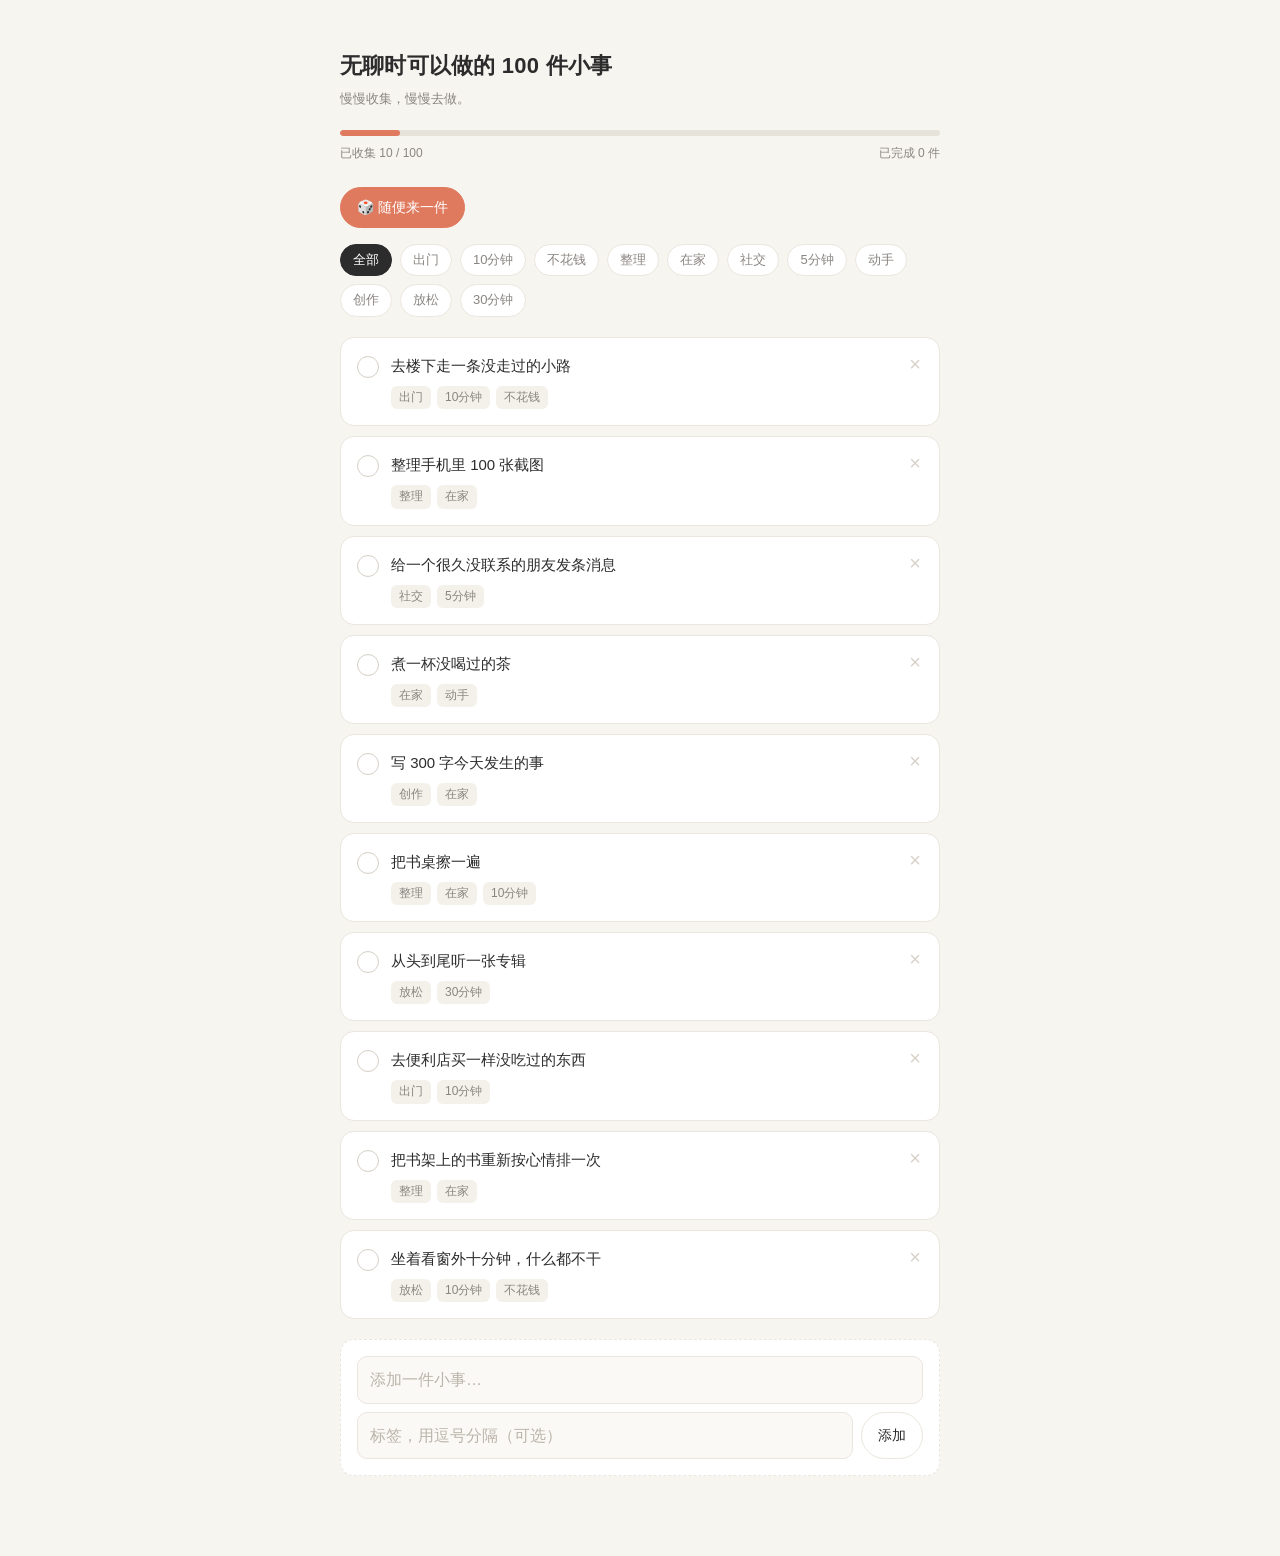
<file: _原始版本-test.html>
<!DOCTYPE html>
<html lang="zh-CN">
<head>
<meta charset="UTF-8">
<meta name="viewport" content="width=device-width, initial-scale=1.0">
<title>无聊时可以做的 100 件小事</title>
<style>
  :root {
    --bg: #f7f5f0;
    --card: #ffffff;
    --text: #2c2c2c;
    --muted: #8a8580;
    --accent: #e07a5f;
    --border: #ebe6de;
  }
  * { box-sizing: border-box; }
  body {
    margin: 0;
    font-family: -apple-system, BlinkMacSystemFont, "PingFang SC", "Hiragino Sans GB", "Microsoft YaHei", sans-serif;
    background: var(--bg);
    color: var(--text);
    line-height: 1.6;
    -webkit-font-smoothing: antialiased;
  }
  .app { max-width: 640px; margin: 0 auto; padding: 0 20px 80px; }

  /* 头部 */
  header { padding: 48px 0 24px; }
  h1 { font-size: 22px; margin: 0 0 6px; letter-spacing: .01em; font-weight: 600; }
  .sub { color: var(--muted); font-size: 13px; margin: 0 0 20px; }
  .progress-bar { height: 6px; background: #e8e3da; border-radius: 99px; overflow: hidden; }
  .progress-fill { height: 100%; width: 0; background: var(--accent); border-radius: 99px; transition: width .5s cubic-bezier(.4,0,.2,1); }
  .progress-meta { display: flex; justify-content: space-between; font-size: 12px; color: var(--muted); margin-top: 8px; }

  /* 按钮 */
  button { font: inherit; cursor: pointer; border: none; background: none; color: inherit; }
  .btn {
    padding: 8px 16px; border-radius: 999px; background: #fff;
    border: 1px solid var(--border); font-size: 14px; transition: all .15s ease;
  }
  .btn:hover { border-color: var(--accent); color: var(--accent); }
  .btn.primary { background: var(--accent); border-color: var(--accent); color: #fff; }
  .btn.primary:hover { opacity: .88; color: #fff; }

  /* 工具栏 */
  .toolbar { display: flex; gap: 8px; margin-bottom: 16px; }

  /* 标签筛选 */
  .filters { display: flex; flex-wrap: wrap; gap: 8px; margin-bottom: 20px; }
  .chip {
    padding: 5px 12px; border-radius: 999px; font-size: 13px;
    background: #fff; border: 1px solid var(--border); color: var(--muted);
    transition: all .15s ease;
  }
  .chip:hover { border-color: var(--accent); color: var(--accent); }
  .chip.active { background: var(--text); border-color: var(--text); color: #fff; }

  /* 列表 */
  #list { list-style: none; padding: 0; margin: 0; display: flex; flex-direction: column; gap: 10px; }
  .card {
    display: flex; gap: 12px; align-items: flex-start;
    padding: 16px; background: var(--card); border-radius: 14px;
    border: 1px solid var(--border); animation: fadeIn .25s ease;
  }
  @keyframes fadeIn { from { opacity: 0; transform: translateY(4px); } to { opacity: 1; transform: none; } }

  .check {
    width: 22px; height: 22px; flex-shrink: 0; margin-top: 2px;
    border-radius: 50%; border: 1.5px solid #d5cfc6;
    display: flex; align-items: center; justify-content: center;
    font-size: 13px; color: transparent; transition: all .15s ease;
  }
  .check:hover { border-color: var(--accent); }
  .card.done .check { background: var(--accent); border-color: var(--accent); color: #fff; }

  .card .body { flex: 1; min-width: 0; }
  .card .text { font-size: 15px; word-break: break-word; transition: color .2s; }
  .card.done .text { text-decoration: line-through; color: #b8b0a5; }

  .tags { display: flex; flex-wrap: wrap; gap: 6px; margin-top: 8px; }
  .tag { font-size: 12px; color: var(--muted); background: #f4f1eb; padding: 2px 8px; border-radius: 6px; }

  .note { margin-top: 10px; font-size: 13px; cursor: pointer; line-height: 1.5; }
  .note.placeholder { color: #bcb4a9; }
  .note.has-note {
    color: #6b6259; background: #faf7f2; padding: 8px 12px;
    border-radius: 8px; border-left: 2px solid var(--accent);
    white-space: pre-wrap; word-break: break-word;
  }

  .del { color: #d8d2c9; font-size: 20px; line-height: 1; padding: 0 2px; transition: color .15s; }
  .del:hover { color: #e05555; }

  .empty { text-align: center; color: var(--muted); padding: 48px 0; font-size: 14px; list-style: none; }

  /* 添加区 */
  .add-box {
    margin-top: 20px; padding: 16px; background: #fff;
    border-radius: 14px; border: 1px dashed var(--border);
    display: flex; flex-direction: column; gap: 8px;
  }
  input, textarea {
    font: inherit; width: 100%; padding: 10px 12px; border-radius: 10px;
    border: 1px solid var(--border); background: #faf9f6;
    outline: none; color: var(--text); resize: vertical;
  }
  input:focus, textarea:focus { border-color: var(--accent); background: #fff; }
  input::placeholder, textarea::placeholder { color: #bcb4a9; }
  .add-row { display: flex; gap: 8px; }
  .add-row input { flex: 1; }

  /* 弹窗 */
  .overlay {
    position: fixed; inset: 0; background: rgba(40, 35, 30, .38);
    display: none; align-items: center; justify-content: center;
    padding: 20px; z-index: 100; backdrop-filter: blur(2px);
  }
  .overlay.show { display: flex; animation: fadeIn .2s ease; }
  .modal {
    background: #fff; border-radius: 18px; padding: 28px;
    max-width: 420px; width: 100%;
    box-shadow: 0 24px 64px rgba(0,0,0,.18);
    animation: pop .25s cubic-bezier(.34,1.4,.64,1);
  }
  @keyframes pop { from { transform: scale(.94); opacity: 0; } to { transform: none; opacity: 1; } }
  .modal .label { font-size: 12px; color: var(--muted); letter-spacing: .08em; margin-bottom: 10px; }
  .modal h2 { font-size: 19px; margin: 0 0 12px; line-height: 1.45; font-weight: 600; }
  .modal p { margin: 0 0 12px; color: var(--muted); font-size: 14px; }
  .modal-actions { display: flex; gap: 10px; justify-content: flex-end; margin-top: 20px; flex-wrap: wrap; }
</style>
</head>
<body>
<div class="app">

  <header>
    <h1>无聊时可以做的 100 件小事</h1>
    <p class="sub">慢慢收集，慢慢去做。</p>
    <div class="progress-bar"><div class="progress-fill" id="progressFill"></div></div>
    <div class="progress-meta">
      <span id="progressText">已收集 0 / 100</span>
      <span id="doneText">已完成 0 件</span>
    </div>
  </header>

  <div class="toolbar">
    <button class="btn primary" id="randomBtn">🎲 随便来一件</button>
  </div>

  <div class="filters" id="filters"></div>

  <ul id="list"></ul>

  <div class="add-box">
    <input id="newText" placeholder="添加一件小事…" autocomplete="off">
    <div class="add-row">
      <input id="newTags" placeholder="标签，用逗号分隔（可选）" autocomplete="off">
      <button class="btn" id="addBtn">添加</button>
    </div>
  </div>

</div>

<!-- 随机抽一件 -->
<div class="overlay" id="randomOverlay">
  <div class="modal">
    <div class="label">不如就做这件吧</div>
    <h2 id="randomText"></h2>
    <div class="tags" id="randomTags"></div>
    <div class="modal-actions">
      <button class="btn" id="randomClose">关掉</button>
      <button class="btn" id="randomAgain">换一个</button>
      <button class="btn primary" id="randomDone">我做完啦</button>
    </div>
  </div>
</div>

<!-- 记录感受 -->
<div class="overlay" id="noteOverlay">
  <div class="modal">
    <div class="label">做完啦 🎉</div>
    <h2 id="noteItemText"></h2>
    <textarea id="noteInput" rows="3" placeholder="有什么想说的吗？（可以留空）"></textarea>
    <div class="modal-actions">
      <button class="btn" id="noteCancel">取消</button>
      <button class="btn primary" id="noteSave">保存</button>
    </div>
  </div>
</div>

<script>
(function () {
  'use strict';

  var KEY = 'boring100.v1';

  function uid() {
    return Math.random().toString(36).slice(2, 10);
  }

  // 初始示例数据，你可以随意删掉
  function seed() {
    var raw = [
      ['去楼下走一条没走过的小路', ['出门', '10分钟', '不花钱']],
      ['整理手机里 100 张截图', ['整理', '在家']],
      ['给一个很久没联系的朋友发条消息', ['社交', '5分钟']],
      ['煮一杯没喝过的茶', ['在家', '动手']],
      ['写 300 字今天发生的事', ['创作', '在家']],
      ['把书桌擦一遍', ['整理', '在家', '10分钟']],
      ['从头到尾听一张专辑', ['放松', '30分钟']],
      ['去便利店买一样没吃过的东西', ['出门', '10分钟']],
      ['把书架上的书重新按心情排一次', ['整理', '在家']],
      ['坐着看窗外十分钟，什么都不干', ['放松', '10分钟', '不花钱']]
    ];
    return raw.map(function (r) {
      return { id: uid(), text: r[0], tags: r[1], done: false, note: '', date: '' };
    });
  }

  function load() {
    try {
      var raw = localStorage.getItem(KEY);
      if (!raw) return seed();
      var data = JSON.parse(raw);
      if (!Array.isArray(data)) return seed();
      return data;
    } catch (e) {
      return seed();
    }
  }

  function save() {
    try { localStorage.setItem(KEY, JSON.stringify(items)); } catch (e) {}
  }

  var items = load();
  var filter = 'all';
  var currentRandomId = null;
  var noteId = null;

  var $ = function (id) { return document.getElementById(id); };

  /* ---------------- 渲染 ---------------- */

  function render() {
    var doneCount = items.filter(function (i) { return i.done; }).length;

    $('progressText').textContent = '已收集 ' + items.length + ' / 100';
    $('doneText').textContent = '已完成 ' + doneCount + ' 件';
    $('progressFill').style.width = Math.min(100, items.length) + '%';

    renderFilters();
    renderList();
  }

  function renderFilters() {
    var set = {};
    items.forEach(function (i) {
      i.tags.forEach(function (t) { set[t] = true; });
    });
    var tags = Object.keys(set);

    var wrap = $('filters');
    wrap.innerHTML = '';

    if (tags.length === 0) return;

    var all = makeChip('all', '全部');
    wrap.appendChild(all);

    tags.forEach(function (t) {
      wrap.appendChild(makeChip(t, t));
    });
  }

  function makeChip(value, label) {
    var b = document.createElement('button');
    b.className = 'chip' + (filter === value ? ' active' : '');
    b.textContent = label;
    b.onclick = function () {
      filter = (filter === value && value !== 'all') ? 'all' : value;
      render();
    };
    return b;
  }

  function renderList() {
    var list = $('list');
    list.innerHTML = '';

    var shown = items.filter(function (i) {
      if (filter !== 'all' && i.tags.indexOf(filter) === -1) return false;
      return true;
    });

    if (shown.length === 0) {
      var li = document.createElement('li');
      li.className = 'empty';
      li.textContent = items.length === 0 ? '还什么都没写，先加一件试试？' : '这个标签下还没有内容';
      list.appendChild(li);
      return;
    }

    shown.forEach(function (it) {
      list.appendChild(cardEl(it));
    });
  }

  function cardEl(it) {
    var li = document.createElement('li');
    li.className = 'card' + (it.done ? ' done' : '');

    // 勾选
    var check = document.createElement('button');
    check.className = 'check';
    check.textContent = '✓';
    check.title = it.done ? '标记为未完成' : '标记为已完成';
    check.onclick = function () { toggleDone(it.id); };
    li.appendChild(check);

    // 主体
    var body = document.createElement('div');
    body.className = 'body';

    var text = document.createElement('div');
    text.className = 'text';
    text.textContent = it.text;
    body.appendChild(text);

    if (it.tags && it.tags.length) {
      var tags = document.createElement('div');
      tags.className = 'tags';
      it.tags.forEach(function (t) {
        var s = document.createElement('span');
        s.className = 'tag';
        s.textContent = t;
        tags.appendChild(s);
      });
      body.appendChild(tags);
    }

    if (it.done) {
      var note = document.createElement('div');
      note.className = 'note ' + (it.note ? 'has-note' : 'placeholder');
      note.textContent = it.note ? it.note : '＋ 记点什么';
      note.onclick = function () { openNote(it.id); };
      body.appendChild(note);
    }

    li.appendChild(body);

    // 删除
    var del = document.createElement('button');
    del.className = 'del';
    del.textContent = '×';
    del.title = '删除';
    del.onclick = function () {
      if (window.confirm('删掉这条？')) {
        items = items.filter(function (x) { return x.id !== it.id; });
        save();
        render();
      }
    };
    li.appendChild(del);

    return li;
  }

  /* ---------------- 操作 ---------------- */

  function toggleDone(id) {
    var it = find(id);
    if (!it) return;

    if (it.done) {
      it.done = false;
      it.date = '';
      save();
      render();
    } else {
      it.done = true;
      it.date = new Date().toLocaleDateString('zh-CN');
      save();
      render();
      openNote(id);   // 完成后顺手记一笔
    }
  }

  function find(id) {
    for (var i = 0; i < items.length; i++) {
      if (items[i].id === id) return items[i];
    }
    return null;
  }

  function addItem() {
    var textInput = $('newText');
    var tagInput = $('newTags');
    var text = textInput.value.trim();
    if (!text) { textInput.focus(); return; }

    var tags = tagInput.value
      .split(/[,，、\s]+/)
      .map(function (s) { return s.trim(); })
      .filter(Boolean);

    items.unshift({
      id: uid(),
      text: text,
      tags: tags,
      done: false,
      note: '',
      date: ''
    });

    textInput.value = '';
    tagInput.value = '';
    save();
    render();
    textInput.focus();
  }

  /* ---------------- 随机 ---------------- */

  function pickRandom() {
    var pool = items.filter(function (i) {
      if (i.done) return false;
      if (filter !== 'all' && i.tags.indexOf(filter) === -1) return false;
      return true;
    });

    // 如果没剩未完成的，就放宽条件
    if (pool.length === 0) {
      pool = items.filter(function (i) {
        return filter === 'all' || i.tags.indexOf(filter) !== -1;
      });
    }

    if (pool.length === 0) {
      alert('还没有可以抽的小事，先添加几件吧～');
      return;
    }

    var pick = pool[Math.floor(Math.random() * pool.length)];
    currentRandomId = pick.id;

    $('randomText').textContent = pick.text;
    var tagWrap = $('randomTags');
    tagWrap.innerHTML = '';
    (pick.tags || []).forEach(function (t) {
      var s = document.createElement('span');
      s.className = 'tag';
      s.textContent = t;
      tagWrap.appendChild(s);
    });

    $('randomOverlay').classList.add('show');
  }

  /* ---------------- 弹窗 ---------------- */

  function openNote(id) {
    var it = find(id);
    if (!it) return;
    noteId = id;
    $('noteItemText').textContent = it.text;
    $('noteInput').value = it.note || '';
    $('noteOverlay').classList.add('show');
    setTimeout(function () { $('noteInput').focus(); }, 60);
  }

  function closeNote() {
    $('noteOverlay').classList.remove('show');
    noteId = null;
  }

  /* ---------------- 事件绑定 ---------------- */

  $('addBtn').onclick = addItem;

  $('newText').addEventListener('keydown', function (e) {
    if (e.key === 'Enter') { e.preventDefault(); addItem(); }
  });

  $('newTags').addEventListener('keydown', function (e) {
    if (e.key === 'Enter') { e.preventDefault(); addItem(); }
  });

  $('randomBtn').onclick = pickRandom;
  $('randomAgain').onclick = pickRandom;
  $('randomClose').onclick = function () {
    $('randomOverlay').classList.remove('show');
  };

  $('randomDone').onclick = function () {
    $('randomOverlay').classList.remove('show');
    if (currentRandomId) {
      var it = find(currentRandomId);
      if (it && !it.done) {
        it.done = true;
        it.date = new Date().toLocaleDateString('zh-CN');
        save();
        render();
      }
      openNote(currentRandomId);
    }
  };

  $('noteSave').onclick = function () {
    var it = find(noteId);
    if (it) {
      it.note = $('noteInput').value.trim();
      save();
      render();
    }
    closeNote();
  };

  $('noteCancel').onclick = closeNote;

  // 点击遮罩关闭
  $('randomOverlay').addEventListener('click', function (e) {
    if (e.target === this) this.classList.remove('show');
  });
  $('noteOverlay').addEventListener('click', function (e) {
    if (e.target === this) closeNote();
  });

  // Esc 关闭
  document.addEventListener('keydown', function (e) {
    if (e.key === 'Escape') {
      $('randomOverlay').classList.remove('show');
      if ($('noteOverlay').classList.contains('show')) closeNote();
    }
  });

  /* ---------------- 启动 ---------------- */

  render();
  if (!localStorage.getItem(KEY)) save();

})();
</script>
</body>
</html>
</file>
